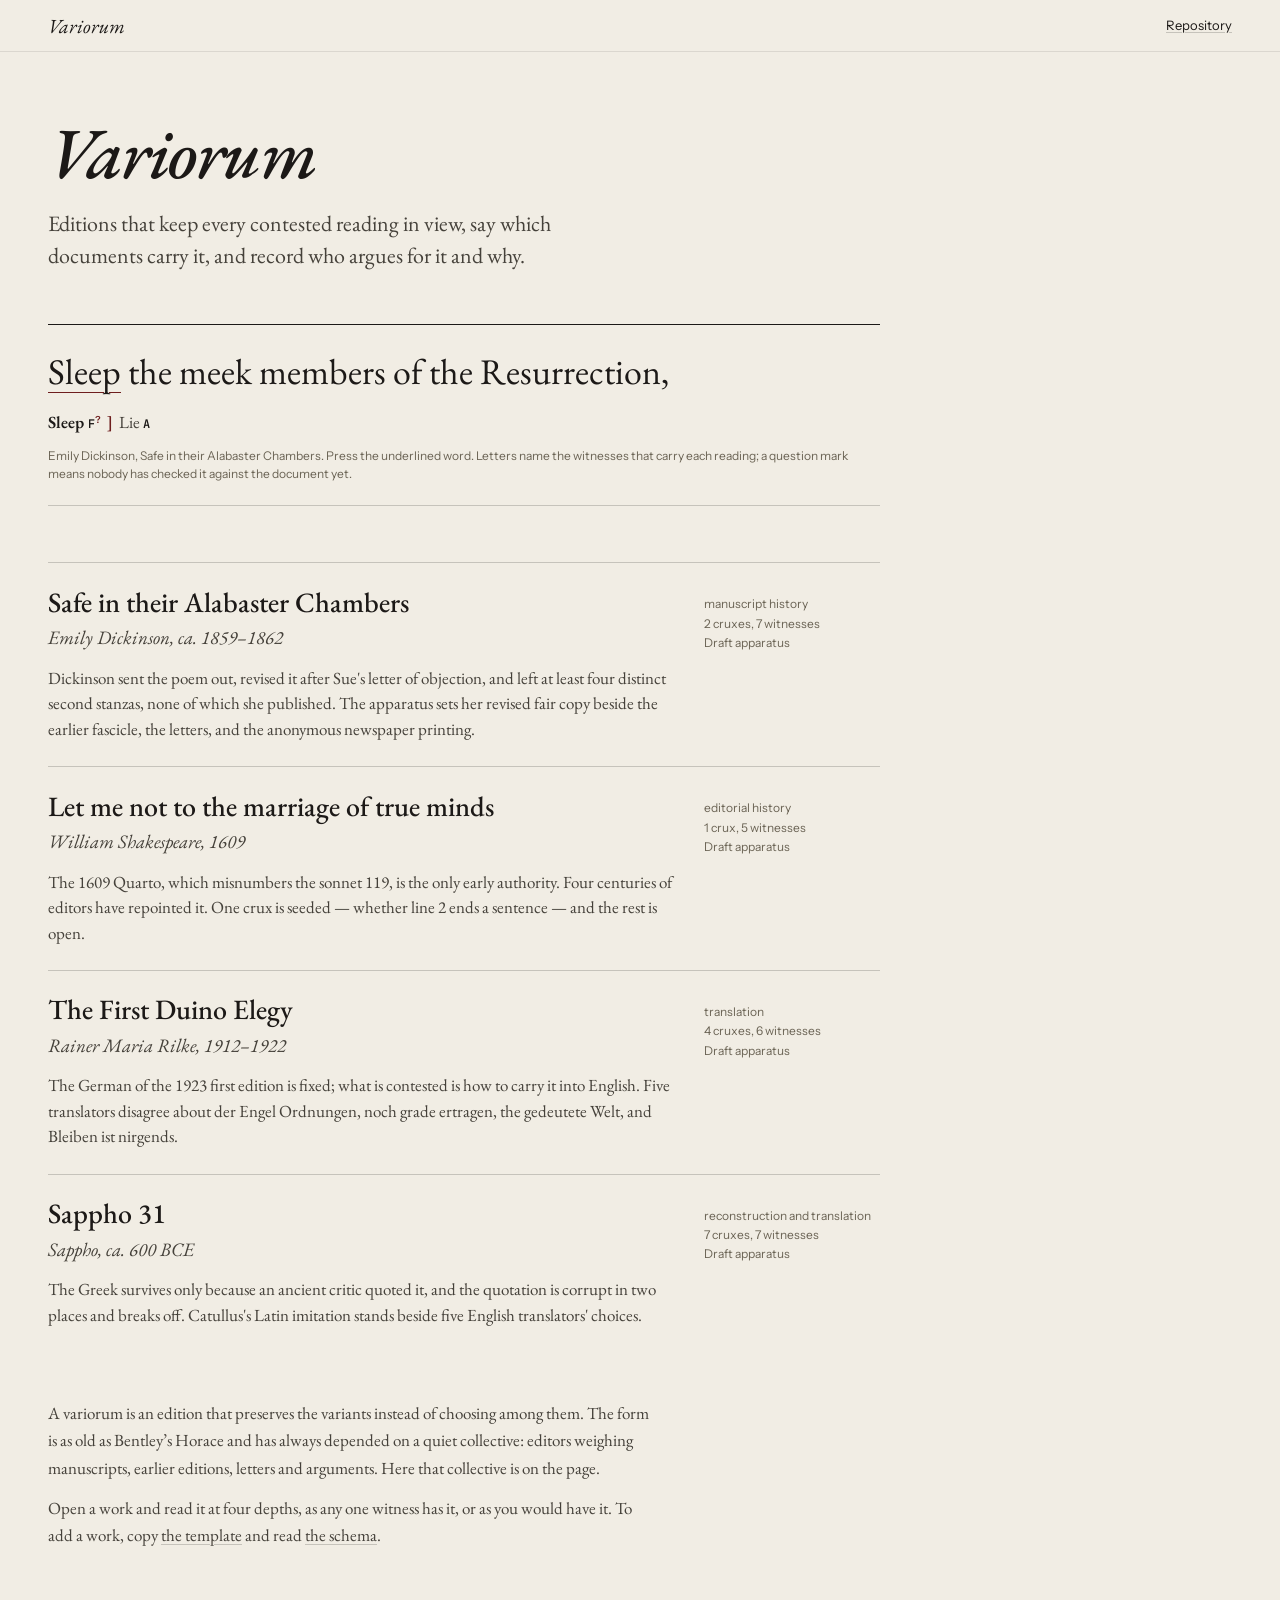
<file: index.html>
<!DOCTYPE html>
<html lang="en">
<head>
<meta charset="UTF-8">
<meta name="viewport" content="width=device-width, initial-scale=1">
<title>Variorum</title>
<meta name="description" content="Editions that keep every contested reading in view, say which documents carry it, and record who argues for it and why.">
<meta property="og:title" content="Variorum">
<meta property="og:description" content="Editions that keep every contested reading in view, say which documents carry it, and record who argues for it and why.">
<link rel="icon" type="image/svg+xml" href="data:image/svg+xml,%3Csvg xmlns='http://www.w3.org/2000/svg' viewBox='0 0 32 32'%3E%3Crect width='32' height='32' fill='%23F1EDE4'/%3E%3Ctext x='16' y='24' font-family='Georgia,serif' font-style='italic' font-size='24' text-anchor='middle' fill='%236E1E1E'%3EV%3C/text%3E%3C/svg%3E">
<link rel="stylesheet" href="engine/fonts/fonts.css">
<link rel="stylesheet" href="engine/viewer.css">
</head>
<body>
<header class="bar" id="bar"></header>
<main id="main"><noscript><p>Variorum needs JavaScript to open a work. The work files themselves are plain JSON in the <a href="works/">works</a> folder.</p></noscript></main>
<aside class="panel" id="panel" hidden></aside>
<div class="sr-only" id="live" aria-live="polite"></div>
<script src="engine/validate.js"></script>
<script src="engine/core.js"></script>
<script src="engine/viewer.js"></script>
</body>
</html>
</file>
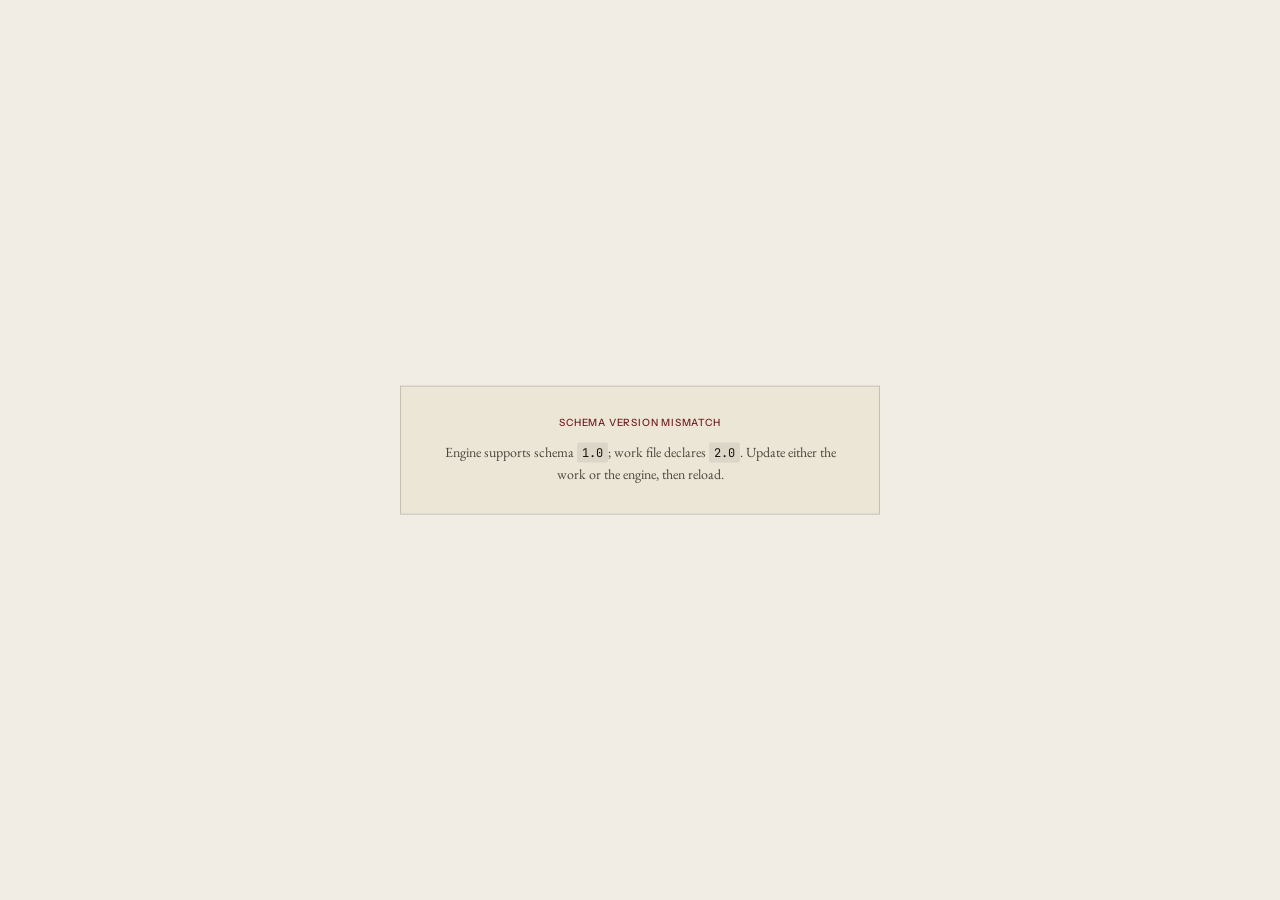
<file: engine.html>
<!DOCTYPE html>
<html lang="en">
<head>
<meta charset="UTF-8">
<meta name="viewport" content="width=device-width, initial-scale=1.0, maximum-scale=1.0, user-scalable=no">
<title>Variorum</title>
<link rel="preconnect" href="https://fonts.googleapis.com">
<link rel="preconnect" href="https://fonts.gstatic.com" crossorigin>
<link href="https://fonts.googleapis.com/css2?family=EB+Garamond:ital,wght@0,400;0,500;0,600;1,400;1,500&family=Instrument+Sans:wght@400;500;600;700&family=JetBrains+Mono:wght@400;500;600&display=swap" rel="stylesheet">
<style>
    :root {
        --paper:       #F1EDE4;
        --paper-warm:  #ECE6D7;
        --paper-deep:  #E4DEC9;
        --paper-ms:    #EBE2C8;
        --paper-ms-edge: #D8CCAE;
        --ink:         #15140F;
        --ink-mid:     #4A463E;
        --ink-soft:    #807968;
        --ink-faint:   #B6AC95;
        --rule:        rgba(21,20,15,0.18);
        --rule-soft:   rgba(21,20,15,0.10);
        --accent:      #6E1E1E;
        --accent-soft: rgba(110,30,30,0.10);
        --accent-mid:  rgba(110,30,30,0.45);
        --connection:  rgba(110,30,30,0.30);
        --mono:        'JetBrains Mono', 'SF Mono', 'Menlo', monospace;
        --sans:        'Instrument Sans', system-ui, sans-serif;
        --serif:       'EB Garamond', Georgia, serif;
    }
    * { box-sizing: border-box; margin: 0; padding: 0; }
    html, body {
        background: var(--paper);
        color: var(--ink);
        font-family: 'EB Garamond', Georgia, serif;
        font-size: 16px;
        line-height: 1.6;
        -webkit-font-smoothing: antialiased;
        text-rendering: optimizeLegibility;
        overflow: hidden;
        height: 100vh;
    }

    /* ============== CHROME — minimal, top right only ============== */
    .chrome {
        position: fixed;
        top: 14px; right: 22px;
        display: flex; align-items: center; gap: 24px;
        z-index: 50;
    }
    .layer-control {
        display: flex; align-items: baseline; gap: 22px;
        font-family: var(--sans);
    }
    .layer-btn {
        background: none; border: none;
        font-family: var(--sans);
        font-size: 12px;
        font-weight: 500;
        letter-spacing: 0.02em;
        color: var(--ink-soft);
        cursor: pointer;
        padding: 4px 0;
        position: relative;
        transition: color 0.2s;
    }
    .layer-btn::after {
        content: "";
        position: absolute;
        left: 0; right: 0; bottom: 0;
        height: 1px;
        background: var(--ink);
        transform: scaleX(0);
        transform-origin: left;
        transition: transform 0.3s ease;
    }
    .layer-btn:hover { color: var(--ink); }
    .layer-btn.active {
        color: var(--ink);
    }
    .layer-btn.active::after { transform: scaleX(1); }
    .layer-btn .key {
        font-family: var(--mono);
        font-size: 9px;
        color: var(--ink-faint);
        margin-left: 5px;
        font-weight: 500;
        vertical-align: 1px;
        opacity: 0;
        transition: opacity 0.2s;
    }
    .layer-control:hover .layer-btn .key { opacity: 1; }

    .help-btn {
        background: none; border: 1px solid var(--rule);
        border-radius: 50%;
        width: 22px; height: 22px;
        font-family: var(--sans);
        font-size: 12px; font-weight: 500;
        color: var(--ink-soft);
        cursor: pointer;
        display: flex; align-items: center; justify-content: center;
        transition: color 0.2s, border-color 0.2s;
        line-height: 1;
        padding: 0;
    }
    .help-btn:hover { color: var(--ink); border-color: var(--ink); }

    .chrome-divider {
        width: 1px;
        height: 12px;
        background: var(--rule);
    }
    .view-control {
        display: flex; align-items: baseline; gap: 14px;
    }
    .view-btn {
        background: none; border: none;
        font-family: var(--sans);
        font-size: 12px;
        font-weight: 500;
        letter-spacing: 0.02em;
        color: var(--ink-soft);
        cursor: pointer;
        padding: 4px 0;
        position: relative;
        transition: color 0.2s;
    }
    .view-btn::after {
        content: "";
        position: absolute;
        left: 0; right: 0; bottom: 0;
        height: 1px;
        background: var(--ink);
        transform: scaleX(0);
        transform-origin: left;
        transition: transform 0.3s ease;
    }
    .view-btn:hover { color: var(--ink); }
    .view-btn.active { color: var(--ink); }
    .view-btn.active::after { transform: scaleX(1); }
    .view-reset {
        background: none; border: none;
        font-family: var(--sans);
        font-size: 11px;
        font-weight: 500;
        letter-spacing: 0.02em;
        color: var(--ink-soft);
        cursor: pointer;
        padding: 4px 0;
        transition: color 0.2s;
    }
    .view-reset:hover { color: var(--accent); }

    /* ============== CANVAS VIEWPORT ============== */
    .viewport {
        position: fixed;
        top: 0; left: 0; right: 0; bottom: 0;
        overflow: hidden;
        background: var(--paper);
        cursor: grab;
        user-select: none;
        -webkit-user-select: none;
    }
    .viewport.grabbing { cursor: grabbing; }
    .viewport.grabbing * { pointer-events: none; }
    .viewport.layer-1 { cursor: default; }

    .stage {
        position: absolute;
        top: 0; left: 0;
        width: 1px; height: 1px;
        transform-origin: 0 0;
        will-change: transform;
    }

    /* Faint dot grid — only when canvas is panable (layer 3+) */
    .stage-grid {
        position: absolute;
        top: -3000px; left: -3000px;
        width: 6000px; height: 6000px;
        background-image: radial-gradient(circle, rgba(21,20,15,0.04) 1px, transparent 1.5px);
        background-size: 60px 60px;
        pointer-events: none;
        opacity: 0;
        transition: opacity 0.4s;
    }
    .viewport.layer-3 .stage-grid,
    .viewport.layer-4 .stage-grid { opacity: 0.6; }

    /* SVG connection layer */
    .connection-layer {
        position: absolute;
        top: -3000px; left: -3000px;
        width: 6000px; height: 6000px;
        pointer-events: none;
        overflow: visible;
    }
    .connection-path {
        fill: none;
        stroke: var(--connection);
        stroke-width: 1.2;
        stroke-dasharray: 4 5;
        opacity: 0;
        transition: opacity 0.4s 0.1s, stroke-width 0.2s;
    }
    .viewport.layer-3 .connection-path,
    .viewport.layer-4 .connection-path { opacity: 0.5; }
    .connection-path.active {
        opacity: 0.95;
        stroke-width: 1.8;
        stroke-dasharray: none;
        transition-delay: 0s;
    }

    /* ============== MANUSCRIPT (the center, always present) ============== */
    .manuscript-card {
        position: absolute;
        transform: translate(-50%, -50%);
        width: 480px;
        background:
            linear-gradient(180deg, var(--paper-ms) 0%, var(--paper-ms) 80%, var(--paper-ms-edge) 100%);
        border: 1px solid var(--paper-ms-edge);
        box-shadow:
            0 10px 30px rgba(21,20,15,0.10),
            0 4px 10px rgba(21,20,15,0.06),
            inset 0 0 0 1px rgba(255,253,245,0.4);
        padding: 36px 44px 32px;
        cursor: pointer;
        transition: box-shadow 0.25s, transform 0.4s ease;
    }
    .manuscript-card:hover {
        box-shadow:
            0 16px 40px rgba(21,20,15,0.14),
            0 4px 12px rgba(21,20,15,0.08),
            inset 0 0 0 1px rgba(255,253,245,0.4);
    }
    .manuscript-card.engaged {
        box-shadow:
            0 18px 50px rgba(110,30,30,0.16),
            0 4px 12px rgba(21,20,15,0.10),
            inset 0 0 0 1px rgba(255,253,245,0.4);
        border-color: var(--accent-mid);
    }
    .ms-caption {
        font-family: var(--sans);
        font-size: 10.5px;
        font-weight: 400;
        letter-spacing: 0.04em;
        color: var(--ink-soft);
        text-align: center;
        margin-top: 22px;
        padding-top: 12px;
        border-top: 1px solid rgba(21,20,15,0.08);
    }
    .ms-caption .mono {
        font-family: var(--mono);
        font-size: 10px;
        letter-spacing: 0.02em;
    }
    .ms-poem {
        font-family: 'EB Garamond', Georgia, serif;
        font-style: italic;
        font-size: 18px;
        line-height: 1.7;
        color: var(--ink);
    }
    .ms-line { display: block; position: relative; }
    .ms-line.indent { padding-left: 38px; }
    .ms-line.gap { margin-top: 14px; }

    /* Crux marks appear at Layer 2+ — tiny, subtle */
    .crux-mark {
        position: absolute;
        width: 4px; height: 4px;
        border-radius: 50%;
        background: var(--accent);
        opacity: 0;
        transition: opacity 0.4s 0.1s;
        pointer-events: none;
    }
    .viewport.layer-2 .crux-mark,
    .viewport.layer-3 .crux-mark,
    .viewport.layer-4 .crux-mark { opacity: 0.6; }

    /* ============== READING COPY (appears at Layer 2+) ============== */
    .reading-copy {
        position: absolute;
        transform: translate(-50%, -50%);
        width: 440px;
        padding: 50px 40px;
        background: transparent;
        font-family: 'EB Garamond', Georgia, serif;
        font-size: 19px;
        line-height: 1.85;
        color: var(--ink);
        opacity: 0;
        transition: opacity 0.4s ease;
        pointer-events: none;
    }
    .viewport.layer-2 .reading-copy,
    .viewport.layer-3 .reading-copy,
    .viewport.layer-4 .reading-copy {
        opacity: 1;
        pointer-events: auto;
    }
    .reading-copy .rc-stanza { margin-bottom: 22px; }
    .reading-copy .rc-stanza:last-child { margin-bottom: 0; }
    .reading-copy .rc-line { display: block; }
    .reading-copy .rc-caption {
        font-family: var(--sans);
        font-size: 10.5px;
        font-weight: 400;
        letter-spacing: 0.04em;
        color: var(--ink-soft);
        text-align: center;
        margin-top: 20px;
        padding-top: 12px;
        border-top: 1px solid var(--rule-soft);
    }

    .rc-word-variants {
        display: inline-flex;
        align-items: baseline;
        gap: 8px;
        cursor: pointer;
        padding: 0 4px;
        margin: 0 -2px;
        transition: background 0.15s;
        border-radius: 2px;
    }
    .rc-word-variants:hover { background: var(--accent-soft); }
    .rc-word-variants .variant {
        position: relative;
        transition: opacity 0.3s;
    }
    .rc-word-variants .variant.foregrounded { opacity: 1; }
    .rc-word-variants .variant.alt {
        opacity: 0.32;
        font-style: italic;
    }
    .rc-word-variants:hover .variant.alt { opacity: 0.55; }

    .rc-stanza-stack {
        position: relative;
        display: block;
        cursor: pointer;
        transition: background 0.15s;
        padding: 4px 6px;
        margin: -4px -6px;
        border-radius: 2px;
        overflow: hidden;
    }
    .rc-stanza-stack:hover { background: var(--accent-soft); }
    .rc-stanza-stack .stack-layer {
        display: block;
        position: absolute;
        top: 4px; left: 6px; right: 6px;
        pointer-events: none;
        transition: opacity 0.3s;
    }
    .rc-stanza-stack .stack-layer.foregrounded {
        position: relative;
        top: 0; left: 0; right: auto;
        z-index: 4;
        opacity: 1;
    }
    .rc-stanza-stack .stack-layer.alt-1 { opacity: 0.13; z-index: 3; }
    .rc-stanza-stack .stack-layer.alt-2 { opacity: 0.08; z-index: 2; }
    .rc-stanza-stack .stack-layer.alt-3 { opacity: 0.05; z-index: 1; }
    .rc-stanza-stack:hover .stack-layer.alt-1 { opacity: 0.22; }
    .rc-stanza-stack:hover .stack-layer.alt-2 { opacity: 0.14; }
    .rc-stanza-stack:hover .stack-layer.alt-3 { opacity: 0.08; }

    .rc-word {
        cursor: pointer;
        border-radius: 2px;
        padding: 0 1px;
        transition: background 0.15s, color 0.15s;
    }
    .reading-copy:hover .rc-word:hover {
        background: rgba(110, 30, 30, 0.07);
    }

    .rc-word-variants.proposed,
    .rc-word-variants.recognized {
        opacity: 0.62;
    }
    .rc-word-variants.proposed::after,
    .rc-word-variants.recognized::after {
        font-family: var(--mono);
        font-size: 8.5px;
        font-weight: 500;
        color: var(--ink-faint);
        text-transform: uppercase;
        letter-spacing: 0.06em;
        margin-left: 6px;
        align-self: center;
        line-height: 1;
        padding: 2px 5px;
        background: rgba(21,20,15,0.05);
        border-radius: 2px;
    }
    .rc-word-variants.proposed::after { content: "proposed"; }
    .rc-word-variants.recognized::after {
        content: "pending";
        color: var(--ink-soft);
    }

    /* ============== ORBITAL CARDS (appear at Layer 3+) ============== */
    .card {
        position: absolute;
        transform: translate(-50%, -50%) scale(0.92);
        background: var(--paper-warm);
        border: 1px solid var(--rule);
        box-shadow: 0 2px 8px rgba(21,20,15,0.06), 0 1px 2px rgba(21,20,15,0.04);
        padding: 16px 18px;
        cursor: pointer;
        opacity: 0;
        pointer-events: none;
        transition:
            opacity 0.35s ease,
            transform 0.35s ease,
            box-shadow 0.2s;
    }
    .viewport.layer-3 .card,
    .viewport.layer-4 .card {
        opacity: 1;
        transform: translate(-50%, -50%) scale(1);
        pointer-events: auto;
    }
    .card:hover {
        box-shadow: 0 4px 18px rgba(21,20,15,0.12), 0 2px 4px rgba(21,20,15,0.08);
        z-index: 2;
    }
    .card.engaged {
        box-shadow: 0 6px 26px rgba(110,30,30,0.18), 0 2px 6px rgba(21,20,15,0.10);
        border-color: var(--accent-mid);
        z-index: 5;
    }
    .card-header {
        display: flex; align-items: baseline; gap: 8px;
        margin-bottom: 10px; flex-wrap: wrap;
    }
    .sigla {
        display: inline-block;
        font-family: var(--mono);
        font-size: 10px;
        font-weight: 600;
        text-transform: uppercase;
        letter-spacing: 0.05em;
        padding: 2px 6px;
        background: rgba(21,20,15,0.07);
        color: var(--ink);
        border-radius: 2px;
        line-height: 1.2;
        vertical-align: 1px;
    }
    .ms-sigla {
        position: absolute;
        top: 16px; left: 20px;
        z-index: 1;
    }
    .card-type {
        font-family: var(--sans);
        font-size: 10px;
        font-weight: 500;
        text-transform: uppercase;
        letter-spacing: 0.08em;
        color: var(--ink-soft);
    }
    .card-date {
        font-family: var(--sans);
        font-size: 10px;
        font-weight: 400;
        letter-spacing: 0.02em;
        color: var(--ink-soft);
        margin-left: auto;
        font-feature-settings: "tnum";
    }
    .card-title {
        font-family: var(--serif);
        font-size: 17px;
        font-weight: 500;
        color: var(--ink);
        line-height: 1.3;
        margin-bottom: 3px;
    }
    .card-subtitle {
        font-family: var(--sans);
        font-size: 11px;
        font-weight: 400;
        color: var(--ink-soft);
        margin-bottom: 10px;
        letter-spacing: 0.01em;
    }
    .card-body {
        font-family: var(--serif);
        font-size: 14px; color: var(--ink-mid); line-height: 1.55;
    }
    .card-body.multiline { white-space: pre-line; }
    .card-body.quoted {
        font-style: italic;
        padding: 6px 0 6px 12px;
        border-left: 1px solid var(--rule);
    }
    .card.size-medium { width: 340px; }

    body.personal-mode .viewport.layer-3 .card,
    body.personal-mode .viewport.layer-4 .card,
    body.personal-mode .viewport.layer-3 .manuscript-card,
    body.personal-mode .viewport.layer-4 .manuscript-card {
        cursor: grab;
        outline: 1px dashed transparent;
        outline-offset: 4px;
        transition: outline-color 0.15s, box-shadow 0.2s;
    }
    body.personal-mode .viewport.layer-3 .card:hover,
    body.personal-mode .viewport.layer-4 .card:hover,
    body.personal-mode .viewport.layer-3 .manuscript-card:hover,
    body.personal-mode .viewport.layer-4 .manuscript-card:hover {
        outline-color: var(--accent-mid);
    }

    .crux-tally {
        margin: 10px 0 4px;
        padding: 8px 0 0;
        border-top: 1px solid var(--rule-soft);
        font-family: var(--sans);
        font-size: 11px;
        font-weight: 500;
        letter-spacing: 0.02em;
        line-height: 1.5;
        color: var(--ink-soft);
        display: flex;
        flex-wrap: wrap;
        gap: 4px 18px;
    }
    .tally-position {
        cursor: pointer;
        white-space: nowrap;
        transition: color 0.15s;
        position: relative;
    }
    .tally-position:hover { color: var(--accent); }
    .tally-position.foregrounded { color: var(--ink); }
    .tally-position.foregrounded .tally-name {
        text-decoration: underline;
        text-decoration-color: var(--accent-mid);
        text-decoration-thickness: 1px;
        text-underline-offset: 3px;
    }
    .tally-count {
        font-family: var(--mono);
        font-size: 10.5px;
        font-weight: 500;
        color: var(--ink-faint);
        margin-left: 5px;
        font-feature-settings: "tnum";
    }
    .tally-count.has { color: var(--accent); }
    .tally-position.foregrounded .tally-count.has { color: var(--accent); }

    .tally-peek {
        display: none;
        position: absolute;
        top: 100%; left: 0;
        margin-top: 8px;
        width: 320px;
        max-width: 90vw;
        padding: 12px 14px;
        background: var(--paper);
        border: 1px solid var(--rule);
        box-shadow: 0 8px 24px rgba(21,20,15,0.14), 0 2px 6px rgba(21,20,15,0.08);
        font-style: normal;
        z-index: 30;
    }
    .tally-position:hover .tally-peek { display: block; }
    .peek-row {
        display: block;
        margin-bottom: 8px;
        padding-bottom: 8px;
        border-bottom: 1px solid var(--rule-soft);
        font-style: normal;
    }
    .peek-row:last-child {
        margin-bottom: 0;
        padding-bottom: 0;
        border-bottom: none;
    }
    .peek-name {
        display: block;
        font-family: var(--sans);
        font-size: 11px;
        font-weight: 600;
        letter-spacing: 0.02em;
        color: var(--ink);
        margin-bottom: 4px;
    }
    .peek-reasoning {
        display: block;
        font-family: var(--serif);
        font-style: italic;
        font-size: 12px;
        color: var(--ink-mid);
        line-height: 1.5;
    }

    .withdraw-btn {
        background: none; border: none;
        font-family: var(--sans);
        font-size: 11px;
        font-weight: 500;
        letter-spacing: 0;
        color: var(--ink-soft);
        cursor: pointer;
        padding: 0 2px;
        margin-left: 8px;
        text-decoration: underline;
        text-decoration-color: var(--rule);
        text-underline-offset: 3px;
    }
    .withdraw-btn:hover { color: var(--accent); }

    .card-remove-btn {
        position: absolute;
        top: 14px; right: 16px;
        background: none; border: none;
        font-family: var(--sans);
        font-size: 11px;
        font-weight: 500;
        letter-spacing: 0;
        color: var(--ink-soft);
        cursor: pointer;
        padding: 0;
        text-decoration: underline;
        text-decoration-color: var(--rule);
        text-underline-offset: 3px;
        opacity: 0;
        transition: opacity 0.15s, color 0.15s;
    }
    .card:hover .card-remove-btn { opacity: 1; }
    .card-remove-btn:hover { color: var(--accent); }

    .rc-stanza-stack + .crux-tally {
        margin-top: 14px;
    }

    .card-endorse-count {
        font-family: var(--sans);
        font-size: 10px;
        font-weight: 500;
        letter-spacing: 0.04em;
        text-transform: uppercase;
        color: var(--ink-soft);
        margin-left: 6px;
    }
    .card-endorse-count.has {
        color: var(--accent);
    }
    .card-endorse-count::before {
        content: "· ";
        color: var(--ink-faint);
        text-transform: none;
    }

    .viewport.layer-3 .card[data-stagger="0"],
    .viewport.layer-4 .card[data-stagger="0"] { transition-delay: 0.05s; }
    .viewport.layer-3 .card[data-stagger="1"],
    .viewport.layer-4 .card[data-stagger="1"] { transition-delay: 0.08s; }
    .viewport.layer-3 .card[data-stagger="2"],
    .viewport.layer-4 .card[data-stagger="2"] { transition-delay: 0.11s; }
    .viewport.layer-3 .card[data-stagger="3"],
    .viewport.layer-4 .card[data-stagger="3"] { transition-delay: 0.14s; }
    .viewport.layer-3 .card[data-stagger="4"],
    .viewport.layer-4 .card[data-stagger="4"] { transition-delay: 0.17s; }
    .viewport.layer-3 .card[data-stagger="5"],
    .viewport.layer-4 .card[data-stagger="5"] { transition-delay: 0.20s; }
    .viewport.layer-3 .card[data-stagger="6"],
    .viewport.layer-4 .card[data-stagger="6"] { transition-delay: 0.23s; }
    .viewport.layer-3 .card[data-stagger="7"],
    .viewport.layer-4 .card[data-stagger="7"] { transition-delay: 0.26s; }

    /* ============== CARD APPARATUS ============== */
    .card-apparatus {
        margin-top: 14px;
        padding-top: 12px;
        border-top: 1px dashed var(--rule);
        animation: fadeIn 0.25s ease;
    }
    @keyframes fadeIn {
        from { opacity: 0; transform: translateY(-4px); }
        to   { opacity: 1; transform: translateY(0); }
    }
    .apparatus-section { margin-bottom: 14px; }
    .apparatus-section:last-child { margin-bottom: 0; }
    .apparatus-label {
        font-family: var(--sans);
        font-size: 10px;
        font-weight: 500;
        text-transform: uppercase;
        letter-spacing: 0.08em;
        color: var(--ink-soft);
        margin-bottom: 8px;
    }
    .apparatus-text {
        font-family: var(--serif);
        font-size: 13.5px; color: var(--ink-mid); line-height: 1.6;
        padding-left: 10px;
        border-left: 1px solid var(--rule-soft);
    }
    .endorsement-item {
        margin-bottom: 12px;
        padding-left: 10px;
        border-left: 1px solid var(--rule-soft);
    }
    .endorsement-item:last-child { margin-bottom: 0; }
    .endorsement-name {
        font-family: var(--sans);
        font-size: 12px;
        font-weight: 600;
        letter-spacing: 0.01em;
        color: var(--ink);
        margin-bottom: 3px;
    }
    .endorsement-reasoning {
        font-family: var(--serif);
        font-size: 13px; font-style: italic;
        color: var(--ink-mid); line-height: 1.55;
    }
    .endorsement-empty {
        font-family: var(--serif);
        font-size: 12.5px; font-style: italic;
        color: var(--ink-soft); padding-left: 10px;
    }
    .card-actions {
        margin-top: 14px;
        display: flex; gap: 18px; flex-wrap: wrap;
    }
    .action-btn {
        background: transparent; border: none;
        font-family: var(--sans);
        font-size: 12px;
        font-weight: 500;
        letter-spacing: 0;
        color: var(--ink-mid);
        cursor: pointer; padding: 3px 0;
        border-bottom: 1px solid var(--rule);
        transition: color 0.15s, border-color 0.15s;
    }
    .action-btn:hover { color: var(--accent); border-bottom-color: var(--accent); }

    /* ============== ENDORSER SATELLITES (Layer 4) ============== */
    .endorser-satellite {
        position: absolute;
        transform: translate(-50%, -50%) scale(0.85);
        width: 220px;
        padding: 10px 14px;
        background: var(--paper);
        border: 1px solid var(--rule-soft);
        box-shadow: 0 2px 6px rgba(21,20,15,0.05);
        opacity: 0;
        pointer-events: none;
        transition: opacity 0.35s ease, transform 0.35s ease;
    }
    .viewport.layer-4 .endorser-satellite {
        opacity: 1;
        transform: translate(-50%, -50%) scale(1);
        pointer-events: auto;
    }
    .satellite-name {
        font-family: var(--sans);
        font-size: 11px;
        font-weight: 600;
        letter-spacing: 0.01em;
        color: var(--ink);
        margin-bottom: 3px;
        display: flex;
        align-items: baseline;
        gap: 0;
        flex-wrap: wrap;
    }
    .satellite-sigla {
        font-size: 9px;
        padding: 1px 5px;
        margin-right: 6px;
        background: rgba(21,20,15,0.08);
    }

    .card.related-active,
    .manuscript-card.related-active {
        box-shadow: 0 0 0 2px var(--accent-mid), 0 4px 14px rgba(21,20,15,0.10);
    }
    .endorser-satellite.related-active {
        box-shadow: 0 0 0 1px var(--accent-mid), 0 2px 8px rgba(21,20,15,0.08);
        z-index: 5;
    }
    .satellite-reasoning {
        font-family: var(--serif);
        font-style: italic; font-size: 12px;
        color: var(--ink-mid); line-height: 1.5;
    }
    .position-tag {
        display: inline-block;
        font-family: var(--mono);
        font-size: 9.5px;
        font-weight: 600;
        text-transform: uppercase;
        letter-spacing: 0.05em;
        color: var(--accent);
        margin-right: 6px;
        padding-right: 6px;
        border-right: 1px solid var(--rule);
        vertical-align: 1px;
    }

    .satellite-line {
        stroke: var(--rule);
        stroke-width: 1;
        stroke-dasharray: 2 3;
        opacity: 0;
        transition: opacity 0.4s 0.15s;
    }
    .viewport.layer-4 .satellite-line { opacity: 0.5; }

    /* ============== INLINE FORM ============== */
    .inline-form {
        margin-top: 14px; padding: 14px 16px;
        background: var(--paper); border: 1px solid var(--rule);
        animation: fadeIn 0.2s ease;
    }
    .inline-form .form-label {
        font-family: var(--sans);
        font-size: 10px;
        font-weight: 500;
        text-transform: uppercase;
        letter-spacing: 0.08em;
        color: var(--ink-soft);
        margin-bottom: 10px;
    }
    .inline-form input[type="text"] {
        width: 100%;
        background: transparent; border: none;
        border-bottom: 1px solid var(--rule);
        padding: 6px 0;
        font-family: var(--sans);
        font-size: 13px; color: var(--ink); outline: none;
        margin-bottom: 12px;
    }
    .inline-form input[type="text"]:focus { border-bottom-color: var(--ink); }
    .inline-form input[type="text"]::placeholder { color: var(--ink-soft); }
    .inline-form .prompt {
        font-family: var(--serif);
        font-size: 13px; font-style: italic; color: var(--ink-soft);
        margin-bottom: 10px; line-height: 1.5;
    }
    .inline-form textarea {
        width: 100%;
        background: transparent; border: 1px solid var(--rule);
        padding: 10px 12px;
        font-family: var(--serif);
        font-size: 13.5px; color: var(--ink); line-height: 1.55;
        resize: vertical; outline: none; margin-bottom: 12px;
        min-height: 70px;
    }
    .inline-form textarea:focus { border-color: var(--ink); }
    .inline-form textarea::placeholder { color: var(--ink-soft); font-style: italic; }
    .inline-form .form-actions {
        display: flex; gap: 12px; justify-content: flex-end;
    }
    .form-btn {
        background: var(--ink); color: var(--paper); border: none;
        font-family: var(--sans);
        font-size: 12px;
        font-weight: 500;
        letter-spacing: 0;
        padding: 7px 16px; cursor: pointer;
        transition: background 0.15s;
    }
    .form-btn.secondary {
        background: transparent; color: var(--ink-mid);
        border: 1px solid var(--rule);
    }
    .form-btn:hover { background: var(--accent); color: var(--paper); }
    .form-btn.secondary:hover { background: var(--paper-warm); color: var(--ink); border-color: var(--ink); }
    .form-error {
        font-family: var(--serif);
        font-size: 12.5px; font-style: italic; color: var(--accent);
        margin-bottom: 8px;
    }
    .hidden { display: none !important; }

    .form-overlay {
        position: fixed;
        top: 0; left: 0; right: 0; bottom: 0;
        pointer-events: none;
        z-index: 50;
    }
    .form-overlay > * { pointer-events: auto; }

    .add-form {
        position: fixed;
        transform: translateX(-50%);
        width: 380px;
        padding: 22px 24px;
        background: var(--paper);
        border: 1px solid var(--rule);
        box-shadow: 0 16px 50px rgba(21,20,15,0.16), 0 3px 10px rgba(21,20,15,0.08);
        z-index: 50;
        animation: fadeIn 0.2s ease;
    }
    .add-form .form-label {
        font-family: var(--sans);
        font-size: 10px;
        font-weight: 500;
        text-transform: uppercase;
        letter-spacing: 0.08em;
        color: var(--ink-soft);
        margin-bottom: 16px;
    }
    .add-form input[type="text"] {
        width: 100%;
        background: transparent; border: none;
        border-bottom: 1px solid var(--rule);
        padding: 6px 0;
        font-family: var(--sans);
        font-size: 13px; color: var(--ink); outline: none;
        margin-bottom: 14px;
    }
    .add-form input[type="text"]:focus { border-bottom-color: var(--ink); }
    .add-form input[type="text"]::placeholder { color: var(--ink-soft); }
    .add-form textarea {
        width: 100%;
        background: transparent; border: 1px solid var(--rule);
        padding: 10px 12px;
        font-family: var(--serif);
        font-size: 13.5px; color: var(--ink); line-height: 1.55;
        resize: vertical; outline: none; margin-bottom: 12px;
        min-height: 64px;
    }
    .add-form textarea:focus { border-color: var(--ink); }
    .add-form textarea::placeholder { color: var(--ink-soft); font-style: italic; }
    .add-form .form-actions {
        display: flex; gap: 12px; justify-content: flex-end;
    }

    /* ============== ABOUT PANEL ============== */
    .about-panel {
        position: fixed;
        top: 70px; left: 50%;
        transform: translateX(-50%);
        max-width: 600px; width: calc(100vw - 48px);
        max-height: calc(100vh - 100px);
        overflow-y: auto;
        padding: 36px 42px;
        background: var(--paper-warm);
        border: 1px solid var(--rule);
        box-shadow: 0 16px 50px rgba(21,20,15,0.18);
        font-family: var(--serif);
        font-size: 15px; line-height: 1.7; color: var(--ink-mid);
        z-index: 60;
    }
    .about-panel p { margin-bottom: 14px; }
    .about-panel p:last-child { margin-bottom: 0; }
    .about-panel em { color: var(--ink); }
    .about-panel .about-section-label {
        font-family: var(--sans);
        font-size: 10px;
        font-weight: 500;
        text-transform: uppercase;
        letter-spacing: 0.08em;
        color: var(--ink-soft);
        margin-top: 22px;
        margin-bottom: 10px;
        font-style: normal;
    }
    .about-panel .about-section-label:first-of-type { margin-top: 18px; }
    .about-panel .mono {
        font-family: var(--mono);
        font-size: 12px;
        font-weight: 600;
        text-transform: uppercase;
        background: rgba(21,20,15,0.07);
        padding: 1px 5px;
        border-radius: 2px;
        color: var(--ink);
    }
    .about-close {
        position: absolute;
        top: 16px; right: 18px;
        background: transparent; border: none;
        font-family: var(--sans);
        font-size: 18px; color: var(--ink-soft);
        cursor: pointer; line-height: 1;
    }
    .about-close:hover { color: var(--accent); }

    /* ============== LOAD STATE ============== */
    .load-state {
        position: fixed;
        top: 50%; left: 50%;
        transform: translate(-50%, -50%);
        text-align: center;
        font-family: var(--serif);
        font-size: 14px;
        color: var(--ink-soft);
        font-style: italic;
    }
    .load-state.error {
        max-width: 480px;
        padding: 28px 32px;
        background: var(--paper-warm);
        border: 1px solid var(--rule);
        font-style: normal;
        color: var(--ink-mid);
    }
    .load-state.error .label {
        font-family: var(--sans);
        font-size: 10px;
        font-weight: 500;
        text-transform: uppercase;
        letter-spacing: 0.08em;
        color: var(--accent);
        margin-bottom: 10px;
    }
    .load-state.error code {
        font-family: var(--mono);
        font-size: 12px;
        padding: 2px 5px;
        background: rgba(21,20,15,0.07);
        border-radius: 2px;
        color: var(--ink);
    }

    /* ============== MOBILE ============== */
    @media (max-width: 700px) {
        .chrome { top: 10px; right: 14px; gap: 14px; }
        .layer-control { gap: 14px; }
        .layer-btn { font-size: 13px; }
        .manuscript-card { width: 320px; padding: 28px 32px 24px; }
        .ms-poem { font-size: 16px; }
        .reading-copy { width: 300px; padding: 30px 24px; font-size: 17px; }
        .card.size-medium { width: 280px; }
        .endorser-satellite { width: 180px; }
        .about-panel { padding: 24px 24px; }
    }
</style>
</head>
<body>

<div class="chrome hidden" id="chromeNav">
    <nav class="layer-control" id="layerControl">
        <button class="layer-btn" data-layer="1">Manuscript<span class="key">1</span></button>
        <button class="layer-btn" data-layer="2">Reading<span class="key">2</span></button>
        <button class="layer-btn" data-layer="3">Variants<span class="key">3</span></button>
        <button class="layer-btn" data-layer="4">Voices<span class="key">4</span></button>
    </nav>
    <div class="chrome-divider"></div>
    <nav class="view-control" id="viewControl">
        <button class="view-btn active" data-view="canonical">Canonical</button>
        <button class="view-btn" data-view="personal">Personal</button>
    </nav>
    <button class="view-reset hidden" id="viewReset" title="Discard your personal arrangement">Reset</button>
    <button class="help-btn" id="helpBtn" title="About this variorum">?</button>
</div>

<div class="viewport layer-1 hidden" id="viewport">
    <div class="stage" id="stage">
        <div class="stage-grid"></div>
        <svg class="connection-layer" id="connectionLayer"></svg>
    </div>
    <div class="form-overlay" id="formOverlay"></div>
</div>

<div class="load-state" id="loadState">Loading variorum…</div>

<script>
(async function() {
    'use strict';

    // ============================================================
    // PLATFORM CONFIG
    // The engine declares what schema versions it supports and where
    // to find the work data. The work parameter can be overridden via
    // URL query string: engine.html?work=fr124  →  works/fr124.json
    // ============================================================
    const SUPPORTED_SCHEMA = '1.0';
    const STORAGE_VERSION = 'v2';
    const params = new URLSearchParams(window.location.search);
    const workId = params.get('work') || 'fr124';
    const WORK_URL = `works/${workId}.json`;

    // ============================================================
    // LOAD & VALIDATE WORK
    // The engine refuses to render incompatible schema versions
    // loudly rather than silently — every IDs in a work file is
    // load-bearing for localStorage state, so we don't tolerate drift.
    // ============================================================
    let workData;
    try {
        const response = await fetch(WORK_URL);
        if (!response.ok) throw new Error(`HTTP ${response.status} fetching ${WORK_URL}`);
        workData = await response.json();
    } catch (err) {
        showLoadError(
            'Could not load the work file',
            `Tried <code>${WORK_URL}</code>. ${err.message}.<br><br>If you are opening this file directly with <code>file://</code>, the browser blocks fetching local JSON. Serve the directory with any static server (or deploy to Cloudflare Pages) and reload.`
        );
        return;
    }

    if (workData.schemaVersion !== SUPPORTED_SCHEMA) {
        showLoadError(
            'Schema version mismatch',
            `Engine supports schema <code>${SUPPORTED_SCHEMA}</code>; work file declares <code>${workData.schemaVersion}</code>. Update either the work or the engine, then reload.`
        );
        return;
    }

    const validationErrors = validateWorkData(workData);
    if (validationErrors.length > 0) {
        showLoadError(
            'Work file is invalid',
            `<div style="text-align:left;font-family:var(--mono);font-size:12px;line-height:1.7;margin-top:6px;">${validationErrors.map(e => '· ' + escapeHtml(e)).join('<br>')}</div>`
        );
        return;
    }

    if (workData.id !== workId) {
        // Not fatal but worth a console note — the file's declared id should
        // match the URL it lives at, so a future router can trust either.
        console.warn(`Work id mismatch: URL says "${workId}", file says "${workData.id}"`);
    }

    // ============================================================
    // INTERNAL STATE — populated from workData
    // ============================================================
    // Witnesses are the textual records: manuscripts, variants, letters,
    // sources, publications. The current implementation distinguishes
    // them by `type` and renders manuscripts specially (Layer 1), but
    // they share the same shape and id space.
    const witnesses = workData.witnesses.map(w => ({ ...w }));
    const connections = workData.connections.map(c => ({ ...c }));
    const cruxes = workData.cruxes.map(c => ({
        ...c,
        positions: c.positions.map(p => ({ ...p }))
    }));
    const readingCopyPosition = workData.readingCopy.position;
    const poem = {
        title: workData.work.title,
        stanzas: workData.readingCopy.stanzas.map(s => ({ ...s }))
    };
    const manuscriptRendering = workData.manuscriptRendering;

    const STORAGE_KEY = `variorum.${workData.id}.${STORAGE_VERSION}`;
    document.title = `${workData.work.title} · Variorum`;

    // ============================================================
    // STATE
    // ============================================================
    let layer = 1;
    let panX = 0, panY = 0, zoom = 0.7;
    const MIN_ZOOM = 0.25, MAX_ZOOM = 1.8;
    let engagedWitnessId = null;
    let openFormFor = null;
    let identityNeeded = false;
    let aboutOpen = false;
    let viewMode = 'canonical';
    const personalPositions = {};
    let dragState = null;
    let justDragged = false;

    function getWitnessPosition(w) {
        if (viewMode === 'personal' && personalPositions[w.id]) {
            return personalPositions[w.id];
        }
        return { x: w.position.x, y: w.position.y };
    }

    const viewport = document.getElementById('viewport');
    const stage = document.getElementById('stage');
    const connectionLayer = document.getElementById('connectionLayer');

    // ============================================================
    // LOOKUPS & HELPERS
    // ============================================================
    function getWitness(id) { return witnesses.find(w => w.id === id); }
    function getCrux(id) { return cruxes.find(c => c.id === id); }

    function escapeHtml(s) {
        if (s == null) return '';
        return String(s).replace(/&/g, '&amp;').replace(/</g, '&lt;')
            .replace(/>/g, '&gt;').replace(/"/g, '&quot;').replace(/'/g, '&#39;');
    }
    function escapeRegex(s) { return s.replace(/[.*+?^${}()|[\]\\]/g, '\\$&'); }

    function showLoadError(label, html) {
        const el = document.getElementById('loadState');
        el.className = 'load-state error';
        el.innerHTML = `<div class="label">${label}</div><div>${html}</div>`;
    }

    // ============================================================
    // WORK FILE VALIDATION
    // Runs at boot, after the schema version check, before any state
    // gets populated. The engine refuses to render a work file with
    // broken internal references — silent half-rendering is worse than
    // a precise error message that points at the typo.
    // ============================================================
    function validateWorkData(data) {
        const errors = [];

        if (!Array.isArray(data.witnesses)) {
            errors.push('witnesses must be an array');
            return errors;
        }
        if (!Array.isArray(data.cruxes)) {
            errors.push('cruxes must be an array');
            return errors;
        }

        const witnessIds = new Set();
        data.witnesses.forEach((w, i) => {
            if (!w.id) errors.push(`witnesses[${i}] is missing an id`);
            else if (witnessIds.has(w.id)) errors.push(`Duplicate witness id: "${w.id}"`);
            witnessIds.add(w.id);
        });

        const cruxIds = new Set();
        data.cruxes.forEach((c, i) => {
            if (!c.id) errors.push(`cruxes[${i}] is missing an id`);
            else if (cruxIds.has(c.id)) errors.push(`Duplicate crux id: "${c.id}"`);
            cruxIds.add(c.id);
            const positionIds = new Set();
            (c.positions || []).forEach((p, pi) => {
                if (!p.id) errors.push(`cruxes "${c.id}".positions[${pi}] is missing an id`);
                else if (positionIds.has(p.id)) errors.push(`Duplicate position id "${p.id}" within crux "${c.id}"`);
                positionIds.add(p.id);
                if (p.witnessId && !witnessIds.has(p.witnessId)) {
                    errors.push(`cruxes "${c.id}".positions[${pi}].witnessId "${p.witnessId}" is not a known witness`);
                }
            });
        });

        if (!witnessIds.has(data.primaryWitnessId)) {
            errors.push(`primaryWitnessId "${data.primaryWitnessId}" is not a known witness`);
        }

        (data.connections || []).forEach((c, i) => {
            if (!witnessIds.has(c.from)) errors.push(`connections[${i}].from "${c.from}" is not a known witness`);
            if (!witnessIds.has(c.to)) errors.push(`connections[${i}].to "${c.to}" is not a known witness`);
        });

        const mr = data.manuscriptRendering || {};
        (mr.cruxMarks || []).forEach((m, i) => {
            if (!cruxIds.has(m.cruxId)) {
                errors.push(`manuscriptRendering.cruxMarks[${i}].cruxId "${m.cruxId}" is not a known crux`);
            }
        });

        const rc = data.readingCopy || {};
        (rc.stanzas || []).forEach((stanza, si) => {
            if (stanza.asCrux && !cruxIds.has(stanza.asCrux)) {
                errors.push(`readingCopy.stanzas[${si}].asCrux "${stanza.asCrux}" is not a known crux`);
            }
            (stanza.lines || []).forEach((line, li) => {
                const placeholders = line.match(/\{crux:([^}]+)\}/g) || [];
                placeholders.forEach(ph => {
                    const id = ph.slice(6, -1);
                    if (!cruxIds.has(id)) {
                        errors.push(`readingCopy.stanzas[${si}].lines[${li}] references unknown crux "${id}"`);
                    }
                });
            });
        });

        return errors;
    }

    // ============================================================
    // PER-POSITION COLOR
    // Each contesting position gets its own muted accent. The hue
    // appears as a thin border on variant cards and satellites, and
    // as the stroke color on connection lines tied to a position.
    // ============================================================
    const POSITION_PALETTE = [
        '#1E3A5F', '#A87B1E', '#2F5530', '#5B2A60',
        '#3B5570', '#8B4513', '#475569', '#7C2D12'
    ];
    const positionColorMap = {};
    function positionColor(positionId) {
        if (!positionId) return null;
        if (positionColorMap[positionId]) return positionColorMap[positionId];
        const idx = Object.keys(positionColorMap).length;
        positionColorMap[positionId] = POSITION_PALETTE[idx % POSITION_PALETTE.length];
        return positionColorMap[positionId];
    }
    // Pre-assign in stable order so colors don't shift between sessions
    cruxes.forEach(c => c.positions.forEach(p => positionColor(p.id)));

    function getPositionForWitness(witnessId) {
        for (const crux of cruxes) {
            for (const pos of crux.positions) {
                if (pos.witnessId === witnessId) return pos.id;
            }
        }
        return null;
    }

    function getPositionEndorsements(pos) {
        if (pos.witnessId) {
            const w = getWitness(pos.witnessId);
            return w && w.apparatus ? w.apparatus.endorsements : [];
        }
        return pos.endorsements || [];
    }

    // ============================================================
    // VIEW MODE: canonical | personal
    // ============================================================
    function setViewMode(mode) {
        if (mode === viewMode) return;
        viewMode = mode;
        document.body.classList.toggle('personal-mode', viewMode === 'personal');
        document.querySelectorAll('.view-btn').forEach(b => {
            b.classList.toggle('active', b.dataset.view === viewMode);
        });
        const reset = document.getElementById('viewReset');
        reset.classList.toggle('hidden', viewMode !== 'personal' || Object.keys(personalPositions).length === 0);
        savePersistedState();
        render();
    }
    function resetPersonal() {
        for (const k in personalPositions) delete personalPositions[k];
        document.getElementById('viewReset').classList.add('hidden');
        savePersistedState();
        render();
    }

    // ============================================================
    // DRAG (personal mode only)
    // ============================================================
    function onCardMouseDown(e, witnessId) {
        if (viewMode !== 'personal') return;
        if (layer < 3) return;
        if (e.button !== 0) return;
        e.stopPropagation();
        const w = getWitness(witnessId);
        if (!w) return;
        const pos = getWitnessPosition(w);
        dragState = {
            witnessId,
            startMouseX: e.clientX,
            startMouseY: e.clientY,
            startWX: pos.x,
            startWY: pos.y,
            moved: false,
            el: document.querySelector(`[data-witness="${witnessId}"]`)
        };
    }
    window.addEventListener('mousemove', e => {
        if (!dragState) return;
        const totalDx = e.clientX - dragState.startMouseX;
        const totalDy = e.clientY - dragState.startMouseY;
        if (totalDx*totalDx + totalDy*totalDy > 25) dragState.moved = true;
        if (dragState.moved) {
            const nx = dragState.startWX + totalDx / zoom;
            const ny = dragState.startWY + totalDy / zoom;
            personalPositions[dragState.witnessId] = { x: nx, y: ny };
            if (dragState.el) {
                dragState.el.style.left = nx + 'px';
                dragState.el.style.top = ny + 'px';
            }
        }
    });
    window.addEventListener('mouseup', e => {
        if (!dragState) return;
        if (dragState.moved) {
            justDragged = true;
            setTimeout(() => { justDragged = false; }, 80);
            render();
            const reset = document.getElementById('viewReset');
            if (reset) reset.classList.toggle('hidden', viewMode !== 'personal' || Object.keys(personalPositions).length === 0);
            savePersistedState();
        }
        dragState = null;
    });

    // ============================================================
    // LAYER MANAGEMENT
    // ============================================================
    function setLayer(n) {
        n = Math.max(1, Math.min(4, n));
        if (n === layer) return;
        layer = n;
        viewport.className = 'viewport layer-' + n;
        document.querySelectorAll('.layer-btn').forEach(b => {
            b.classList.toggle('active', parseInt(b.dataset.layer) === n);
        });
        if (n < 3) {
            engagedWitnessId = null;
            openFormFor = null;
        }
        autoFit();
        render();
    }

    function autoFit() {
        const r = viewport.getBoundingClientRect();
        const margin = 80;
        let minX, minY, maxX, maxY;
        if (layer === 1) {
            const ms = getWitness(workData.primaryWitnessId);
            const w = 480, h = 600;
            minX = ms.position.x - w/2; maxX = ms.position.x + w/2;
            minY = ms.position.y - h/2; maxY = ms.position.y + h/2;
        } else if (layer === 2) {
            const ms = getWitness(workData.primaryWitnessId);
            const msW = 480, msH = 600;
            const rcW = 440, rcH = 540;
            minX = Math.min(ms.position.x - msW/2, readingCopyPosition.x - rcW/2);
            maxX = Math.max(ms.position.x + msW/2, readingCopyPosition.x + rcW/2);
            minY = Math.min(ms.position.y - msH/2, readingCopyPosition.y - rcH/2);
            maxY = Math.max(ms.position.y + msH/2, readingCopyPosition.y + rcH/2);
        } else {
            witnesses.forEach(w => {
                const wd = w.type === 'manuscript' ? 480 : 340;
                const ht = w.type === 'manuscript' ? 600 : 240;
                const pos = getWitnessPosition(w);
                if (minX === undefined) {
                    minX = pos.x - wd/2; maxX = pos.x + wd/2;
                    minY = pos.y - ht/2; maxY = pos.y + ht/2;
                } else {
                    minX = Math.min(minX, pos.x - wd/2);
                    maxX = Math.max(maxX, pos.x + wd/2);
                    minY = Math.min(minY, pos.y - ht/2);
                    maxY = Math.max(maxY, pos.y + ht/2);
                }
            });
            const rcW = 440, rcH = 540;
            minX = Math.min(minX, readingCopyPosition.x - rcW/2);
            maxX = Math.max(maxX, readingCopyPosition.x + rcW/2);
            minY = Math.min(minY, readingCopyPosition.y - rcH/2);
            maxY = Math.max(maxY, readingCopyPosition.y + rcH/2);
            if (layer === 4) {
                const satelliteReach = 400;
                minX -= satelliteReach;
                maxX += satelliteReach;
                minY -= satelliteReach;
                maxY += satelliteReach;
            }
        }
        const contentW = maxX - minX;
        const contentH = maxY - minY;
        const zoomX = (r.width  - margin*2) / contentW;
        const zoomY = (r.height - margin*2) / contentH;
        const targetZoom = Math.max(MIN_ZOOM, Math.min(MAX_ZOOM, Math.min(zoomX, zoomY)));
        const centerX = (minX + maxX) / 2;
        const centerY = (minY + maxY) / 2;
        const targetPanX = r.width  / 2 - centerX * targetZoom;
        const targetPanY = r.height / 2 - centerY * targetZoom;
        animateTransform(targetPanX, targetPanY, targetZoom);
    }

    function animateTransform(targetX, targetY, targetZoom) {
        const startX = panX, startY = panY, startZ = zoom;
        const dur = 450;
        const t0 = performance.now();
        function step(t) {
            const k = Math.min(1, (t - t0) / dur);
            const e = k < 0.5 ? 4 * k * k * k : 1 - Math.pow(-2 * k + 2, 3) / 2;
            panX = startX + (targetX - startX) * e;
            panY = startY + (targetY - startY) * e;
            zoom = startZ + (targetZoom - startZ) * e;
            applyTransform();
            if (k < 1) requestAnimationFrame(step);
        }
        requestAnimationFrame(step);
    }

    function applyTransform() {
        stage.style.transform = `translate(${panX}px, ${panY}px) scale(${zoom})`;
    }

    function zoomBy(factor, cx, cy) {
        const r = viewport.getBoundingClientRect();
        if (cx == null) cx = r.width / 2;
        if (cy == null) cy = r.height / 2;
        const newZoom = Math.max(MIN_ZOOM, Math.min(MAX_ZOOM, zoom * factor));
        const canvasX = (cx - panX) / zoom;
        const canvasY = (cy - panY) / zoom;
        zoom = newZoom;
        panX = cx - canvasX * zoom;
        panY = cy - canvasY * zoom;
        applyTransform();
    }

    // ============================================================
    // PAN with mouse / touch (disabled at Layer 1)
    // ============================================================
    let panStart = null;
    viewport.addEventListener('mousedown', e => {
        if (layer === 1) return;
        if (e.target.closest('.card, .manuscript-card, .reading-copy, .endorser-satellite, .inline-form, .action-btn, .form-btn, .chrome, .about-panel')) return;
        panStart = { x: e.clientX - panX, y: e.clientY - panY };
        viewport.classList.add('grabbing');
    });
    window.addEventListener('mousemove', e => {
        if (!panStart) return;
        panX = e.clientX - panStart.x;
        panY = e.clientY - panStart.y;
        applyTransform();
    });
    window.addEventListener('mouseup', () => {
        panStart = null;
        viewport.classList.remove('grabbing');
    });

    let touchStart = null, pinchStart = null;
    viewport.addEventListener('touchstart', e => {
        if (e.target.closest('.card, .manuscript-card, .reading-copy, .endorser-satellite, .inline-form, .action-btn, .form-btn, .chrome, .about-panel')) return;
        if (e.touches.length === 1 && layer > 1) {
            touchStart = { x: e.touches[0].clientX - panX, y: e.touches[0].clientY - panY };
        } else if (e.touches.length === 2) {
            const dx = e.touches[0].clientX - e.touches[1].clientX;
            const dy = e.touches[0].clientY - e.touches[1].clientY;
            pinchStart = { dist: Math.sqrt(dx*dx + dy*dy), zoom: zoom };
        }
    }, { passive: true });
    viewport.addEventListener('touchmove', e => {
        if (e.touches.length === 1 && touchStart) {
            panX = e.touches[0].clientX - touchStart.x;
            panY = e.touches[0].clientY - touchStart.y;
            applyTransform();
            e.preventDefault();
        } else if (e.touches.length === 2 && pinchStart) {
            const dx = e.touches[0].clientX - e.touches[1].clientX;
            const dy = e.touches[0].clientY - e.touches[1].clientY;
            const dist = Math.sqrt(dx*dx + dy*dy);
            const factor = dist / pinchStart.dist;
            const cx = (e.touches[0].clientX + e.touches[1].clientX) / 2;
            const cy = (e.touches[0].clientY + e.touches[1].clientY) / 2;
            const targetZoom = Math.max(MIN_ZOOM, Math.min(MAX_ZOOM, pinchStart.zoom * factor));
            const canvasX = (cx - panX) / zoom;
            const canvasY = (cy - panY) / zoom;
            zoom = targetZoom;
            panX = cx - canvasX * zoom;
            panY = cy - canvasY * zoom;
            applyTransform();
            e.preventDefault();
        }
    }, { passive: false });
    viewport.addEventListener('touchend', () => { touchStart = null; pinchStart = null; });

    viewport.addEventListener('wheel', e => {
        e.preventDefault();
        if (e.ctrlKey) {
            const factor = e.deltaY > 0 ? 0.92 : 1.087;
            zoomBy(factor, e.clientX, e.clientY);
        } else if (layer > 1) {
            panX -= e.deltaX;
            panY -= e.deltaY;
            applyTransform();
        }
    }, { passive: false });

    // Double-click empty canvas at Layer 3+ → open the add-position form
    viewport.addEventListener('dblclick', e => {
        if (layer < 3) return;
        if (e.target.closest('.card, .manuscript-card, .reading-copy, .endorser-satellite, .inline-form, .add-form, .chrome, .about-panel, .action-btn, .form-btn')) return;
        const canvasX = (e.clientX - panX) / zoom;
        const canvasY = (e.clientY - panY) / zoom;
        const FORM_WIDTH = 380, FORM_HEIGHT = 360;
        const vh = window.innerHeight, vw = window.innerWidth;
        let screenX = e.clientX, screenY = e.clientY + 20;
        if (screenY + FORM_HEIGHT > vh - 20) screenY = vh - FORM_HEIGHT - 20;
        if (screenY < 70) screenY = 70;
        if (screenX - FORM_WIDTH / 2 < 16) screenX = FORM_WIDTH / 2 + 16;
        if (screenX + FORM_WIDTH / 2 > vw - 16) screenX = vw - FORM_WIDTH / 2 - 16;
        openFormFor = {
            type: 'add',
            x: screenX, y: screenY,
            canvasX, canvasY
        };
        identityNeeded = !window._identity;
        engagedWitnessId = null;
        render();
        setTimeout(() => {
            const focus = document.getElementById(identityNeeded ? 'identityInput' : 'addTitle');
            if (focus) focus.focus();
        }, 30);
    });

    function submitAddPosition() {
        if (identityNeeded) {
            const id = document.getElementById('identityInput').value.trim();
            if (!id) return showFormError('Please enter your scholarly identity.');
            window._identity = id;
            savePersistedState();
            identityNeeded = false;
        }
        const title = document.getElementById('addTitle').value.trim();
        const reading = document.getElementById('addReading').value.trim();
        const reasoning = document.getElementById('addReasoning').value.trim();
        if (!title) return showFormError('Position needs a name.');
        if (!reading) return showFormError('Position needs a reading.');
        if (!reasoning) return showFormError('Adding a position requires reasoning.');

        const newId = 'user-' + Date.now();
        const dateLabel = new Date().toLocaleDateString('en-US', { month: 'short', year: 'numeric' });
        const newWitness = {
            id: newId,
            type: 'variant',
            kind: 'Variant',
            title: title,
            subtitle: 'proposed by ' + window._identity,
            date: dateLabel,
            position: {
                x: openFormFor.canvasX != null ? openFormFor.canvasX : openFormFor.x,
                y: openFormFor.canvasY != null ? openFormFor.canvasY : openFormFor.y
            },
            stagger: 0,
            body: reading,
            multiline: true,
            createdBy: window._identity,
            apparatus: {
                context: 'Proposed as an additional position for the stanza-2 crux by a participant in the variorum.',
                endorsements: [{
                    endorser: window._identity,
                    date: dateLabel,
                    reasoning: reasoning
                }]
            }
        };
        witnesses.push(newWitness);
        const stanza2 = cruxes.find(c => c.id === 'stanza2');
        if (stanza2) {
            stanza2.positions.push({
                id: newId,
                label: title.length > 24 ? title.slice(0, 22) + '…' : title,
                foregrounded: false,
                witnessId: newId
            });
        }
        connections.push({ from: workData.primaryWitnessId, to: newId, label: 'proposed' });
        openFormFor = null;
        savePersistedState();
        render();
    }

    function submitProposeCruxAt() {
        if (identityNeeded) {
            const id = document.getElementById('identityInput').value.trim();
            if (!id) return showFormError('Please enter your scholarly identity.');
            window._identity = id;
            savePersistedState();
            identityNeeded = false;
        }
        const alternative = document.getElementById('cruxAlternative').value.trim();
        const reasoning = document.getElementById('cruxReasoning').value.trim();
        if (!alternative) return showFormError('Provide an alternative reading.');
        if (!reasoning) return showFormError('Proposing a crux requires reasoning. Why is this word worth contesting?');

        const { stanzaId, lineIdx, originalWord } = openFormFor;
        const existing = cruxes.find(c => c.anchor &&
            c.anchor.stanzaId === stanzaId &&
            c.anchor.lineIdx === lineIdx &&
            c.anchor.originalWord === originalWord);
        if (existing) return showFormError('A crux is already proposed on this word.');

        const cruxId = 'user-crux-' + Date.now();
        const dateLabel = new Date().toLocaleDateString('en-US', { month: 'short', year: 'numeric' });
        cruxes.push({
            id: cruxId,
            label: `${originalWord} or ${alternative}`,
            location: 'inline',
            state: 'proposed',
            proposedBy: window._identity,
            anchor: { stanzaId, lineIdx, originalWord },
            canvasPosition: {
                x: (openFormFor.x - panX) / zoom - 200,
                y: (openFormFor.y - panY) / zoom + 250
            },
            positions: [
                { id: 'original-' + cruxId, label: originalWord, foregrounded: true, endorsements: [] },
                {
                    id: 'alternative-' + cruxId,
                    label: alternative,
                    foregrounded: false,
                    endorsements: [{
                        endorser: window._identity,
                        date: dateLabel,
                        reasoning: reasoning
                    }]
                }
            ],
            cruxEndorsements: [{
                endorser: window._identity,
                date: dateLabel,
                reasoning: reasoning
            }]
        });
        openFormFor = null;
        savePersistedState();
        render();
    }

    function removeUserWitness(witnessId) {
        const idx = witnesses.findIndex(w => w.id === witnessId);
        if (idx === -1) return;
        const w = witnesses[idx];
        if (!w.createdBy || w.createdBy !== window._identity) return;
        witnesses.splice(idx, 1);
        cruxes.forEach(c => {
            const pi = c.positions.findIndex(p => p.witnessId === witnessId);
            if (pi !== -1) c.positions.splice(pi, 1);
        });
        for (let i = connections.length - 1; i >= 0; i--) {
            if (connections[i].from === witnessId || connections[i].to === witnessId) {
                connections.splice(i, 1);
            }
        }
        if (engagedWitnessId === witnessId) engagedWitnessId = null;
        delete personalPositions[witnessId];
        savePersistedState();
        render();
    }

    function withdrawEndorsement(witnessId, idx) {
        const w = getWitness(witnessId);
        if (!w || !w.apparatus || !w.apparatus.endorsements) return;
        const e = w.apparatus.endorsements[idx];
        if (!e || e.endorser !== window._identity) return;
        w.apparatus.endorsements.splice(idx, 1);
        savePersistedState();
        render();
    }

    // ============================================================
    // PERSISTENCE — localStorage
    // The storage layer is versioned. Bumping STORAGE_VERSION invalidates
    // old caches rather than migrating; safe while the model is still
    // firming up, but write a migration when schema 1.x → 2.0 lands.
    // ============================================================
    function savePersistedState() {
        try {
            const userWitnesses = witnesses.filter(w => w.createdBy);
            const userPositions = {};
            cruxes.forEach(c => {
                const userPos = c.positions.filter(p => p.witnessId && p.witnessId.startsWith('user-'));
                if (userPos.length) userPositions[c.id] = userPos;
            });
            const userConnections = connections.filter(c =>
                (c.from && c.from.startsWith('user-')) || (c.to && c.to.startsWith('user-'))
            );
            const userEndorsements = {};
            witnesses.forEach(w => {
                if (!w.apparatus || !w.apparatus.endorsements) return;
                const mine = w.apparatus.endorsements
                    .filter(e => e.endorser === window._identity);
                if (mine.length) userEndorsements[w.id] = mine;
            });
            const userCruxes = cruxes.filter(c => c.proposedBy);
            const state = {
                identity: window._identity || null,
                viewMode,
                personalPositions,
                userWitnesses,
                userPositions,
                userConnections,
                userEndorsements,
                userCruxes
            };
            localStorage.setItem(STORAGE_KEY, JSON.stringify(state));
        } catch (err) {
            // localStorage unavailable (private browsing, etc) — fail silently
        }
    }

    // ============================================================
    // v1 → v2 STORAGE MIGRATION
    // The shape changed when 'items' became 'witnesses' and x/y were
    // grouped into a position object. This migration runs once at boot:
    // if v1 state exists and v2 doesn't, transform and write to v2. The
    // v1 record is left in place as a safety net.
    // ============================================================
    function migrateV1IfNeeded() {
        try {
            const v1Key = `variorum.${workData.id}.v1`;
            if (localStorage.getItem(STORAGE_KEY)) return;
            const v1Raw = localStorage.getItem(v1Key);
            if (!v1Raw) return;
            const v1 = JSON.parse(v1Raw);

            const userWitnesses = (v1.userItems || []).map(it => {
                const { x, y, ...rest } = it;
                if (x != null || y != null) {
                    rest.position = { x: x != null ? x : 0, y: y != null ? y : 0 };
                }
                return rest;
            });

            const v2 = {
                identity: v1.identity || null,
                viewMode: v1.viewMode === 'personal' ? 'personal' : 'canonical',
                personalPositions: v1.personalPositions || {},
                userWitnesses: userWitnesses,
                userPositions: v1.userPositions || {},
                userConnections: v1.userConnections || [],
                userEndorsements: v1.userEndorsements || {},
                userCruxes: v1.userCruxes || []
            };
            localStorage.setItem(STORAGE_KEY, JSON.stringify(v2));
            console.log(`Migrated localStorage from v1 to ${STORAGE_VERSION} for work "${workData.id}"`);
        } catch (err) {
            console.warn('v1 → v2 migration skipped:', err.message);
        }
    }

    function loadPersistedState() {
        try {
            const raw = localStorage.getItem(STORAGE_KEY);
            if (!raw) return;
            const state = JSON.parse(raw);
            if (state.identity) window._identity = state.identity;
            if (state.viewMode === 'personal' || state.viewMode === 'canonical') {
                viewMode = state.viewMode;
            }
            if (state.personalPositions) {
                Object.assign(personalPositions, state.personalPositions);
            }
            if (Array.isArray(state.userWitnesses)) {
                state.userWitnesses.forEach(uw => {
                    if (!getWitness(uw.id)) witnesses.push(uw);
                });
            }
            if (state.userPositions) {
                Object.entries(state.userPositions).forEach(([cruxId, positions]) => {
                    const c = getCrux(cruxId);
                    if (!c) return;
                    positions.forEach(p => {
                        if (!c.positions.find(existing => existing.id === p.id)) {
                            c.positions.push(p);
                        }
                    });
                });
            }
            if (Array.isArray(state.userConnections)) {
                state.userConnections.forEach(conn => {
                    const dupe = connections.find(c => c.from === conn.from && c.to === conn.to);
                    if (!dupe) connections.push(conn);
                });
            }
            if (state.userEndorsements) {
                Object.entries(state.userEndorsements).forEach(([witnessId, endorsements]) => {
                    const w = getWitness(witnessId);
                    if (!w || !w.apparatus) return;
                    endorsements.forEach(e => {
                        const dupe = w.apparatus.endorsements.find(existing =>
                            existing.endorser === e.endorser && existing.reasoning === e.reasoning
                        );
                        if (!dupe) w.apparatus.endorsements.push(e);
                    });
                });
            }
            if (Array.isArray(state.userCruxes)) {
                state.userCruxes.forEach(uc => {
                    if (!getCrux(uc.id)) cruxes.push(uc);
                });
            }
        } catch (err) {
            // Corrupted state — start fresh
        }
    }

    // ============================================================
    // RENDER
    // ============================================================
    function render() {
        let html = '';
        html += `<div class="stage-grid"></div>`;
        html += renderConnections();
        html += renderManuscript(getWitness(workData.primaryWitnessId));
        html += renderReadingCopy();
        witnesses.forEach(w => {
            if (w.type === 'manuscript') return;
            html += renderCard(w);
        });
        if (layer >= 4) {
            html += renderSatellites();
        }
        stage.innerHTML = html;

        const overlay = document.getElementById('formOverlay');
        if (overlay) overlay.innerHTML = renderAddForm();

        bindHandlers();
    }

    function renderConnections() {
        let html = `<svg class="connection-layer">`;
        connections.forEach(conn => {
            const a = getWitness(conn.from), b = getWitness(conn.to);
            if (!a || !b) return;
            const ap = getWitnessPosition(a), bp = getWitnessPosition(b);
            const isActive = engagedWitnessId === conn.from || engagedWitnessId === conn.to;
            const x1 = ap.x + 3000, y1 = ap.y + 3000;
            const x2 = bp.x + 3000, y2 = bp.y + 3000;
            const mx = (x1 + x2) / 2, my = (y1 + y2) / 2;
            const dx = x2 - x1, dy = y2 - y1;
            const len = Math.sqrt(dx*dx + dy*dy);
            const offset = Math.min(80, len * 0.12);
            const nx = -dy / len, ny = dx / len;
            const cx = mx + nx * offset, cy = my + ny * offset;
            const toPosition = getPositionForWitness(conn.to);
            const fromPosition = getPositionForWitness(conn.from);
            const positionId = toPosition || fromPosition;
            const positionStroke = positionColor(positionId);
            const strokeAttr = positionStroke ? ` stroke="${positionStroke}"` : '';
            html += `<path class="connection-path${isActive ? ' active' : ''}"${strokeAttr} d="M ${x1} ${y1} Q ${cx} ${cy} ${x2} ${y2}" />`;
        });
        html += `</svg>`;
        return html;
    }

    function renderManuscript(w) {
        const isEngaged = engagedWitnessId === w.id;
        const cls = 'manuscript-card' + (isEngaged ? ' engaged' : '');
        const pos = getWitnessPosition(w);
        let html = `<div class="${cls}" style="left:${pos.x}px;top:${pos.y}px;" data-witness="${w.id}">
            ${w.sigla ? `<span class="sigla ms-sigla">${escapeHtml(w.sigla)}</span>` : ''}`;
        // Crux marks (data-driven from manuscriptRendering.cruxMarks)
        if (manuscriptRendering.cruxMarks) {
            manuscriptRendering.cruxMarks.forEach(m => {
                const titleAttr = m.title ? ` title="${escapeHtml(m.title)}"` : '';
                html += `<span class="crux-mark" style="top:${m.top}px; left:${m.left}px;"${titleAttr}></span>`;
            });
        }
        html += `<div class="ms-poem">`;
        manuscriptRendering.lines.forEach(line => {
            const lineCls = ['ms-line'];
            if (line.indent) lineCls.push('indent');
            if (line.gap) lineCls.push('gap');
            html += `<span class="${lineCls.join(' ')}">${escapeHtml(line.text)}</span>`;
        });
        html += `</div>`;
        // Caption (data-driven from manuscriptRendering.caption)
        if (manuscriptRendering.caption && manuscriptRendering.caption.length) {
            const parts = manuscriptRendering.caption.map(part => {
                const text = escapeHtml(part.text);
                return part.mono ? `<span class="mono">${text}</span>` : text;
            }).join(' &middot; ');
            html += `<div class="ms-caption">${parts}</div>`;
        }
        if (isEngaged) html += renderApparatus(w);
        html += `</div>`;
        return html;
    }

    function renderReadingCopy() {
        let html = `<div class="reading-copy" style="left:${readingCopyPosition.x}px;top:${readingCopyPosition.y}px;">`;
        poem.stanzas.forEach(stanza => {
            if (stanza.asCrux) {
                html += renderStanzaCrux(stanza.asCrux);
                html += renderCruxTally(stanza.asCrux);
            } else if (stanza.lines) {
                html += `<div class="rc-stanza">`;
                const cruxesInStanza = [];
                stanza.lines.forEach((line, lineIdx) => {
                    html += `<span class="rc-line">${renderLineWithCruxes(line, cruxesInStanza, stanza.id, lineIdx)}</span>`;
                });
                cruxesInStanza.forEach(cruxId => {
                    html += renderCruxTally(cruxId);
                });
                html += `</div>`;
            }
        });
        html += `<div class="rc-caption">Foregrounded reading · variants visible at lower opacity</div>`;
        html += `</div>`;
        return html;
    }

    function renderLineWithCruxes(line, foundCruxes, stanzaId, lineIdx) {
        let processedLine = line;
        cruxes.forEach(c => {
            if (c.location !== 'inline') return;
            if (!c.anchor) return;
            if (c.anchor.stanzaId !== stanzaId || c.anchor.lineIdx !== lineIdx) return;
            const state = c.state || 'canonical';
            if (viewMode === 'canonical' && state === 'proposed') return;
            const word = c.anchor.originalWord;
            if (word && !processedLine.includes(`{crux:${c.id}}`)) {
                const re = new RegExp('\\b' + escapeRegex(word) + '\\b');
                if (re.test(processedLine)) {
                    processedLine = processedLine.replace(re, `{crux:${c.id}}`);
                }
            }
        });

        const parts = processedLine.split(/(\{crux:[^}]+\}|\s+)/).filter(p => p !== '');
        return parts.map(part => {
            if (/^\{crux:/.test(part)) {
                const cruxId = part.match(/\{crux:([^}]+)\}/)[1];
                if (!foundCruxes.includes(cruxId)) foundCruxes.push(cruxId);
                return renderInlineCrux(cruxId);
            } else if (/^\s+$/.test(part)) {
                return part;
            } else {
                const m = part.match(/^(.*?)([.,;:!?'"—–-]*)$/);
                const wordPart = m[1];
                const punctPart = m[2] || '';
                if (!wordPart || /^[.,;:!?'"—–-]+$/.test(wordPart)) {
                    return escapeHtml(part);
                }
                return `<span class="rc-word" data-stanza="${stanzaId}" data-line="${lineIdx}" data-word="${escapeHtml(wordPart)}">${escapeHtml(wordPart)}</span>${escapeHtml(punctPart)}`;
            }
        }).join('');
    }

    function renderInlineCrux(cruxId) {
        const crux = getCrux(cruxId);
        if (!crux) return '';
        const state = crux.state || 'canonical';
        const stateCls = state !== 'canonical' ? ' ' + state : '';
        let html = `<span class="rc-word-variants${stateCls}" data-crux="${cruxId}">`;
        crux.positions.forEach(pos => {
            const cls = pos.foregrounded ? 'variant foregrounded' : 'variant alt';
            html += `<span class="${cls}">${escapeHtml(pos.label)}</span>`;
        });
        html += `</span>`;
        return html;
    }

    function renderStanzaCrux(cruxId) {
        const crux = getCrux(cruxId);
        if (!crux) return '';
        let html = `<div class="rc-stanza"><span class="rc-stanza-stack" data-crux="${cruxId}">`;
        const alts = crux.positions.filter(p => !p.foregrounded);
        alts.slice().reverse().forEach((pos, idxFromBack) => {
            const altClass = `alt-${alts.length - idxFromBack}`;
            const w = pos.witnessId ? getWitness(pos.witnessId) : null;
            const text = w ? (w.body || '') : (pos.text || '');
            html += `<span class="stack-layer ${altClass}">`;
            text.split('\n').forEach(l => {
                html += `<span class="rc-line">${escapeHtml(l)}</span>`;
            });
            html += `</span>`;
        });
        const foreground = crux.positions.find(p => p.foregrounded);
        if (foreground) {
            const w = foreground.witnessId ? getWitness(foreground.witnessId) : null;
            const text = w ? (w.body || '') : (foreground.text || '');
            html += `<span class="stack-layer foregrounded">`;
            text.split('\n').forEach(l => {
                html += `<span class="rc-line">${escapeHtml(l)}</span>`;
            });
            html += `</span>`;
        }
        html += `</span></div>`;
        return html;
    }

    function renderCruxTally(cruxId) {
        const crux = getCrux(cruxId);
        if (!crux) return '';
        let html = `<div class="crux-tally" data-tally="${cruxId}">`;
        crux.positions.forEach(pos => {
            const endorsements = pos.witnessId
                ? (getWitness(pos.witnessId)?.apparatus?.endorsements || [])
                : (pos.endorsements || []);
            const count = endorsements.length;
            const cls = ['tally-position'];
            if (pos.foregrounded) cls.push('foregrounded');
            const countCls = count > 0 ? 'tally-count has' : 'tally-count';
            let peekHtml = '';
            if (count > 0) {
                peekHtml = '<span class="tally-peek">' +
                    endorsements.map(e => {
                        const reasoning = e.reasoning || '';
                        const excerpt = reasoning.length > 110 ? reasoning.slice(0, 108) + '…' : reasoning;
                        return `<span class="peek-row"><span class="peek-name">${escapeHtml(e.endorser)}</span><span class="peek-reasoning">${escapeHtml(excerpt)}</span></span>`;
                    }).join('') +
                    '</span>';
            }
            html += `<span class="${cls.join(' ')}" data-position-id="${pos.id}" data-witness-id="${pos.witnessId || ''}">
                <span class="tally-name">${escapeHtml(pos.label)}</span><span class="${countCls}">${count}</span>${peekHtml}
            </span>`;
        });
        html += `</div>`;
        return html;
    }

    function renderAddForm() {
        if (!openFormFor) return '';
        if (openFormFor.type === 'add') return renderAddPositionForm();
        if (openFormFor.type === 'propose-crux') return renderProposeCruxForm();
        return '';
    }

    function renderAddPositionForm() {
        return `<div class="add-form" style="left:${openFormFor.x}px;top:${openFormFor.y}px;" data-stop-bubble>
            <div class="form-label">Add a position to Stanza 2</div>
            ${identityNeeded ? `<input id="identityInput" type="text" placeholder="Your scholarly identity (e.g. M. Stein · Wesleyan)" autocomplete="off">` : ''}
            <input id="addTitle" type="text" placeholder="Position name (e.g. Springs — shake the panes)" autocomplete="off">
            <textarea id="addReading" placeholder="The reading itself — the actual stanza text..."></textarea>
            <textarea id="addReasoning" placeholder="Why this reading? Cite evidence or argument."></textarea>
            <div id="formError" class="form-error hidden"></div>
            <div class="form-actions">
                <button class="form-btn secondary" data-cancel-add>Cancel</button>
                <button class="form-btn" data-submit-add>Add position</button>
            </div>
        </div>`;
    }

    function renderProposeCruxForm() {
        const word = openFormFor.originalWord;
        return `<div class="add-form" style="left:${openFormFor.x}px;top:${openFormFor.y}px;" data-stop-bubble>
            <div class="form-label">Propose a crux on &ldquo;${escapeHtml(word)}&rdquo;</div>
            ${identityNeeded ? `<input id="identityInput" type="text" placeholder="Your scholarly identity (e.g. M. Stein · Wesleyan)" autocomplete="off">` : ''}
            <input id="cruxAlternative" type="text" placeholder="Alternative reading (e.g. ${escapeHtml(word === 'meek' ? 'weak' : 'an alternative word')})" autocomplete="off">
            <textarea id="cruxReasoning" placeholder="Why is this a crux? What makes &ldquo;${escapeHtml(word)}&rdquo; worth contesting?"></textarea>
            <div id="formError" class="form-error hidden"></div>
            <div class="form-actions">
                <button class="form-btn secondary" data-cancel-add>Cancel</button>
                <button class="form-btn" data-submit-propose-crux>Propose</button>
            </div>
        </div>`;
    }

    function renderCard(w) {
        const isEngaged = engagedWitnessId === w.id;
        const cls = ['card', 'size-medium'];
        if (isEngaged) cls.push('engaged');
        const endorseCount = (w.apparatus && w.apparatus.endorsements) ? w.apparatus.endorsements.length : 0;
        const countCls = endorseCount > 0 ? 'card-endorse-count has' : 'card-endorse-count';
        const pos = getWitnessPosition(w);
        const isMine = w.createdBy && window._identity && w.createdBy === window._identity;
        const positionId = getPositionForWitness(w.id);
        const posColor = positionColor(positionId);
        const colorStyle = posColor ? ` border-left: 3px solid ${posColor};` : '';
        let html = `<div class="${cls.join(' ')}" style="left:${pos.x}px;top:${pos.y}px;${colorStyle}" data-witness="${w.id}" data-stagger="${w.stagger || 0}">
            ${isMine ? `<button class="card-remove-btn" data-remove-card="${w.id}" title="Remove your proposed position">remove</button>` : ''}
            <div class="card-header">
                ${w.sigla ? `<span class="sigla">${escapeHtml(w.sigla)}</span>` : ''}
                <span class="card-type">${escapeHtml(w.kind || '')}${endorseCount > 0 ? `<span class="${countCls}">${endorseCount} endorsement${endorseCount === 1 ? '' : 's'}</span>` : ''}</span>
                <span class="card-date">${escapeHtml(w.date || '')}</span>
            </div>
            <div class="card-title">${escapeHtml(w.title || '')}</div>`;
        if (w.subtitle) html += `<div class="card-subtitle">${escapeHtml(w.subtitle)}</div>`;
        const bodyCls = ['card-body'];
        if (w.multiline) bodyCls.push('multiline');
        if (w.quoted) bodyCls.push('quoted');
        if (w.body) html += `<div class="${bodyCls.join(' ')}">${escapeHtml(w.body)}</div>`;
        if (isEngaged) html += renderApparatus(w);
        html += `</div>`;
        return html;
    }

    function renderApparatus(w) {
        const a = w.apparatus;
        if (!a) return '';
        let html = `<div class="card-apparatus">`;
        if (a.context) {
            html += `<div class="apparatus-section">
                <div class="apparatus-label">Context</div>
                <div class="apparatus-text">${escapeHtml(a.context)}</div>
            </div>`;
        }
        const endorsements = a.endorsements || [];
        html += `<div class="apparatus-section">
            <div class="apparatus-label">${endorsements.length === 1 ? 'Endorsement' : 'Endorsements'} · ${endorsements.length}</div>`;
        if (endorsements.length === 0) {
            html += `<div class="endorsement-empty">No endorsements yet.</div>`;
        } else {
            endorsements.forEach((e, i) => {
                const isMine = window._identity && e.endorser === window._identity;
                html += `<div class="endorsement-item">
                    <div class="endorsement-name">${escapeHtml(e.endorser)}${e.date ? ` · <span style="font-style:italic;color:var(--ink-soft);font-weight:normal;">${escapeHtml(e.date)}</span>` : ''}${isMine ? ` <button class="withdraw-btn" data-withdraw-endorsement="${w.id}|${i}" title="Withdraw your endorsement">withdraw</button>` : ''}</div>
                    <div class="endorsement-reasoning">${escapeHtml(e.reasoning)}</div>
                </div>`;
            });
        }
        html += `</div>
        <div class="card-actions">
            <button class="action-btn" data-endorse="${w.id}">Endorse this reading</button>
            <button class="action-btn" data-close-card="${w.id}">Close</button>
        </div>`;
        if (openFormFor && openFormFor.witnessId === w.id) {
            html += renderEndorseForm(w);
        }
        html += `</div>`;
        return html;
    }

    function renderEndorseForm(w) {
        return `<div class="inline-form" data-stop-bubble>
            <div class="form-label">Endorse this reading</div>
            ${identityNeeded ? `
                <input id="identityInput" type="text" placeholder="Your scholarly identity (e.g. M. Stein · Wesleyan)" autocomplete="off">
            ` : ''}
            <div class="prompt">Why does this reading hold? Cite manuscript evidence, secondary literature, or interpretive argument.</div>
            <div id="formError" class="form-error hidden"></div>
            <textarea id="endorseReasoning" placeholder="Your reasoning…"></textarea>
            <div class="form-actions">
                <button class="form-btn secondary" data-cancel-form>Cancel</button>
                <button class="form-btn" data-submit-endorse="${w.id}">Endorse</button>
            </div>
        </div>`;
    }

    function renderSatellites() {
        let html = '';
        witnesses.forEach(w => {
            if (!w.apparatus || !w.apparatus.endorsements || !w.apparatus.endorsements.length) return;
            const endorsements = w.apparatus.endorsements;
            const ip = getWitnessPosition(w);
            const baseAngle = Math.atan2(ip.y, ip.x) + Math.PI/2;
            const radius = (w.type === 'manuscript' ? 380 : 240);
            const spread = endorsements.length > 3 ? 0.32 : 0.42;
            const positionId = getPositionForWitness(w.id);
            const posColor = positionColor(positionId);
            const colorStyle = posColor ? ` border-left: 3px solid ${posColor};` : '';
            endorsements.forEach((e, i) => {
                const angle = baseAngle + (i - (endorsements.length - 1)/2) * spread;
                const sx = ip.x + Math.cos(angle) * radius;
                const sy = ip.y + Math.sin(angle) * radius;
                const siglaHtml = w.sigla ? `<span class="sigla satellite-sigla">${escapeHtml(w.sigla)}</span>` : '';
                html += `<div class="endorser-satellite" style="left:${sx}px;top:${sy}px;${colorStyle}" data-satellite-for="${w.id}">
                    <div class="satellite-name">${siglaHtml}${escapeHtml(e.endorser)}${e.date ? ` <span style="font-style:italic;color:var(--ink-soft);font-weight:normal;font-size:11px;">· ${escapeHtml(e.date)}</span>` : ''}</div>
                    <div class="satellite-reasoning">${escapeHtml(e.reasoning)}</div>
                </div>`;
            });
        });

        cruxes.forEach(crux => {
            const wordlevelPositions = crux.positions.filter(p => !p.witnessId);
            if (wordlevelPositions.length === 0) return;
            if (!crux.canvasPosition) return;
            const anchorPos = crux.canvasPosition;
            const outward = Math.atan2(anchorPos.y, anchorPos.x);
            const positionGap = 0.95;

            wordlevelPositions.forEach((pos, posIdx) => {
                if (!pos.endorsements || !pos.endorsements.length) return;
                const clusterAngle = outward + (posIdx - (wordlevelPositions.length - 1) / 2) * positionGap;
                const radius = 360;
                const spread = pos.endorsements.length > 3 ? 0.32 : 0.42;
                const posColor = positionColor(pos.id);
                const colorStyle = posColor ? ` border-left: 3px solid ${posColor};` : '';
                const tagStyle = posColor ? ` color: ${posColor}; border-right-color: ${posColor};` : '';

                pos.endorsements.forEach((e, i) => {
                    const angle = clusterAngle + (i - (pos.endorsements.length - 1) / 2) * spread;
                    const sx = anchorPos.x + Math.cos(angle) * radius;
                    const sy = anchorPos.y + Math.sin(angle) * radius;
                    html += `<div class="endorser-satellite position-satellite" style="left:${sx}px;top:${sy}px;${colorStyle}" data-position-satellite="${crux.id}-${pos.id}">
                        <div class="satellite-name"><span class="position-tag" style="${tagStyle}">${escapeHtml(pos.label)}</span>${escapeHtml(e.endorser)}${e.date ? ` <span style="font-style:italic;color:var(--ink-soft);font-weight:normal;font-size:11px;">· ${escapeHtml(e.date)}</span>` : ''}</div>
                        <div class="satellite-reasoning">${escapeHtml(e.reasoning)}</div>
                    </div>`;
                });
            });
        });

        return html;
    }

    function renderAboutPanel() {
        // Sigla list is now computed from witness data
        const siglaList = witnesses
            .filter(w => w.sigla && w.aboutPhrase)
            .map(w => `<span class="mono">${escapeHtml(w.sigla)}</span> for ${escapeHtml(w.aboutPhrase)}`)
            .join(', ');
        const workTitle = workData.work.title;
        const workAuthor = workData.work.author;
        return `<div class="about-panel" id="aboutPanel">
            <button class="about-close" id="aboutClose">×</button>
            <p>A <em>variorum</em> is a scholarly edition that preserves textual variants rather than choosing among them. The form has existed since the seventeenth century — Bentley's Horace, the Furness Shakespeares, R. W. Franklin's Dickinson — and has always rested on a quiet collective: editors weighing manuscript witnesses, prior editorial choices, scholarly arguments, and historical context. This prototype proposes to make that collective explicit.</p>

            <p>This variorum holds <em>${escapeHtml(workTitle)}</em>${workAuthor ? ` by ${escapeHtml(workAuthor)}` : ''}.</p>

            <p class="about-section-label">Four layers</p>
            <p><em>Manuscript</em> shows the primary witness — the textual ground from which the others depart — with the author's line breaks preserved. <em>Reading</em> adds a clean typeset copy with the foregrounded reading at full opacity and alternatives ghosted behind. <em>Variants</em> brings in the orbital cards — every documented witness, including letters and publications. <em>Voices</em> adds the endorsers around each card. Reading and editing are the same activity at different intensities.</p>

            <p class="about-section-label">Canonical and Personal views</p>
            <p>The toggle in the top-right switches between the editor's layout and your own. Canonical shows the variorum as the editor structured it. Personal lets you drag cards around, propose your own cruxes, and add positions. Toggling between them doesn't lose state — your arrangement and proposals persist hidden behind the canonical when you switch back.</p>

            <p class="about-section-label">Sigla</p>
            <p>Each card carries a single-letter sigla in the top-left: ${siglaList}.</p>

            <p class="about-section-label">Governance of cruxes</p>
            <p>A <em>crux</em> — a point where the text is contested — is the apparatus's basic unit. The seeded cruxes here were placed by the editor. But anyone can propose a new crux by clicking a word in the reading copy. Proposed cruxes have three states:</p>
            <p><em>Proposed</em>: just flagged by a reader, with one or more positions and a reasoning. Visible only in that reader's Personal view; doesn't clutter the Canonical apparatus.</p>
            <p><em>Recognized</em>: after three readers have endorsed it as a crux, it becomes visible in Canonical view at reduced weight — labelled "pending," italic, faded. The community has agreed there's something here worth attending to.</p>
            <p><em>Canonical</em>: once five readers have endorsed, it joins the full apparatus, indistinguishable from editor-defined cruxes.</p>
            <p>Endorsing a crux <em>as a crux</em> is separate from endorsing a position within it. To endorse a crux is to say "this question deserves our attention"; a reader can endorse a crux without yet having a position on the answer.</p>
            <p>The editor curates the initial corpus and the form of the apparatus, then steps back. The community recognises which cruxes graduate. The editor retains no override.</p>

            <p class="about-section-label">Adding to the apparatus</p>
            <p>Click any word in the reading copy to propose a new crux at that location. Double-click an empty area of the canvas at Layer 3 or 4 to add a new position to an existing stanza-level crux. Cards you've added show a "remove" affordance on hover, visible only to you. Your endorsements on others' cards can be withdrawn the same way.</p>

            <p class="about-section-label">What this is</p>
            <p>An open prototype, not a finished tool. The seeded scholars are fictional, given the kinds of arguments real scholars have made about this work. The thresholds and governance model are first drafts. Built to be argued with.</p>
        </div>`;
    }

    // ============================================================
    // HANDLERS
    // ============================================================
    function bindHandlers() {
        document.querySelectorAll('[data-witness]').forEach(el => {
            el.addEventListener('mousedown', e => {
                if (e.target.closest('.action-btn, .form-btn, .inline-form')) return;
                onCardMouseDown(e, el.dataset.witness);
            });
            el.addEventListener('click', e => {
                if (e.target.closest('.action-btn, .form-btn, .inline-form, [data-close-card]')) return;
                if (justDragged) return;
                if (layer < 3 && el.dataset.witness !== workData.primaryWitnessId) return;
                if (layer < 2 && el.dataset.witness === workData.primaryWitnessId) return;
                const id = el.dataset.witness;
                engagedWitnessId = engagedWitnessId === id ? null : id;
                openFormFor = null;
                render();
            });
        });

        document.querySelectorAll('[data-close-card]').forEach(el => {
            el.addEventListener('click', e => {
                e.stopPropagation();
                engagedWitnessId = null; openFormFor = null;
                render();
            });
        });

        document.querySelectorAll('[data-endorse]').forEach(el => {
            el.addEventListener('click', e => {
                e.stopPropagation();
                identityNeeded = !window._identity;
                openFormFor = { witnessId: el.dataset.endorse };
                render();
                setTimeout(() => {
                    const focus = document.getElementById(identityNeeded ? 'identityInput' : 'endorseReasoning');
                    if (focus) focus.focus();
                }, 30);
            });
        });

        document.querySelectorAll('[data-cancel-form]').forEach(el => {
            el.addEventListener('click', e => {
                e.stopPropagation();
                openFormFor = null; render();
            });
        });

        document.querySelectorAll('[data-submit-endorse]').forEach(el => {
            el.addEventListener('click', e => {
                e.stopPropagation();
                submitEndorse(el.dataset.submitEndorse);
            });
        });

        const submitAdd = document.querySelector('[data-submit-add]');
        if (submitAdd) submitAdd.addEventListener('click', e => {
            e.stopPropagation();
            submitAddPosition();
        });
        const cancelAdd = document.querySelector('[data-cancel-add]');
        if (cancelAdd) cancelAdd.addEventListener('click', e => {
            e.stopPropagation();
            openFormFor = null;
            render();
        });

        const submitProposeCrux = document.querySelector('[data-submit-propose-crux]');
        if (submitProposeCrux) submitProposeCrux.addEventListener('click', e => {
            e.stopPropagation();
            submitProposeCruxAt();
        });

        document.querySelectorAll('.endorser-satellite[data-satellite-for]').forEach(satEl => {
            const witnessId = satEl.dataset.satelliteFor;
            satEl.addEventListener('mouseenter', () => {
                satEl.classList.add('related-active');
                const card = document.querySelector(`[data-witness="${witnessId}"]`);
                if (card) card.classList.add('related-active');
            });
            satEl.addEventListener('mouseleave', () => {
                satEl.classList.remove('related-active');
                const card = document.querySelector(`[data-witness="${witnessId}"]`);
                if (card) card.classList.remove('related-active');
            });
        });
        document.querySelectorAll('[data-witness]').forEach(card => {
            const witnessId = card.dataset.witness;
            card.addEventListener('mouseenter', () => {
                if (layer < 4) return;
                document.querySelectorAll(`.endorser-satellite[data-satellite-for="${witnessId}"]`).forEach(s => s.classList.add('related-active'));
            });
            card.addEventListener('mouseleave', () => {
                document.querySelectorAll(`.endorser-satellite[data-satellite-for="${witnessId}"]`).forEach(s => s.classList.remove('related-active'));
            });
        });

        document.querySelectorAll('.rc-word').forEach(el => {
            el.addEventListener('click', e => {
                e.stopPropagation();
                const stanzaId = el.dataset.stanza;
                const lineIdx = parseInt(el.dataset.line, 10);
                const word = el.dataset.word;
                if (!word) return;
                const rect = el.getBoundingClientRect();
                const FORM_WIDTH = 380;
                const FORM_HEIGHT = 300;
                const CHROME_BUFFER = 70;
                const vh = window.innerHeight;
                const vw = window.innerWidth;
                let screenX = rect.left + rect.width / 2;
                let screenY = rect.bottom + 28;
                if (screenY + FORM_HEIGHT > vh - 20) screenY = vh - FORM_HEIGHT - 20;
                if (screenY < CHROME_BUFFER) screenY = CHROME_BUFFER;
                if (screenX - FORM_WIDTH / 2 < 16) screenX = FORM_WIDTH / 2 + 16;
                if (screenX + FORM_WIDTH / 2 > vw - 16) screenX = vw - FORM_WIDTH / 2 - 16;
                openFormFor = {
                    type: 'propose-crux',
                    stanzaId, lineIdx, originalWord: word,
                    x: screenX, y: screenY
                };
                identityNeeded = !window._identity;
                engagedWitnessId = null;
                render();
                setTimeout(() => {
                    const focus = document.getElementById(identityNeeded ? 'identityInput' : 'cruxAlternative');
                    if (focus) focus.focus();
                }, 30);
            });
        });

        document.querySelectorAll('[data-remove-card]').forEach(el => {
            el.addEventListener('click', e => {
                e.stopPropagation();
                const id = el.dataset.removeCard;
                if (!confirm('Remove your proposed position? This cannot be undone.')) return;
                removeUserWitness(id);
            });
        });

        document.querySelectorAll('[data-withdraw-endorsement]').forEach(el => {
            el.addEventListener('click', e => {
                e.stopPropagation();
                const [witnessId, idxStr] = el.dataset.withdrawEndorsement.split('|');
                const idx = parseInt(idxStr);
                if (!confirm('Withdraw your endorsement?')) return;
                withdrawEndorsement(witnessId, idx);
            });
        });

        document.querySelectorAll('.tally-position').forEach(el => {
            el.addEventListener('click', e => {
                e.stopPropagation();
                const witnessId = el.dataset.witnessId;
                if (!witnessId) {
                    if (layer < 4) setLayer(4);
                } else {
                    if (layer < 3) setLayer(3);
                    engagedWitnessId = witnessId;
                }
                openFormFor = null;
                render();
            });
        });

        document.querySelectorAll('[data-crux]').forEach(el => {
            el.addEventListener('click', e => {
                e.stopPropagation();
                const cruxId = el.dataset.crux;
                const crux = getCrux(cruxId);
                if (!crux) return;
                if (crux.location === 'stanza') {
                    if (layer < 3) setLayer(3);
                    const witnessPositions = crux.positions.filter(p => p.witnessId).map(p => p.witnessId);
                    if (witnessPositions.length) {
                        const idx = witnessPositions.indexOf(engagedWitnessId);
                        engagedWitnessId = witnessPositions[(idx + 1) % witnessPositions.length];
                    }
                } else {
                    // Inline crux: no card → jump to Layer 4 satellites
                    if (layer < 4) setLayer(4);
                }
                openFormFor = null;
                render();
            });
        });
    }

    function showFormError(msg) {
        const e = document.getElementById('formError');
        if (!e) return;
        e.textContent = msg; e.classList.remove('hidden');
    }

    function submitEndorse(witnessId) {
        if (identityNeeded) {
            const id = document.getElementById('identityInput').value.trim();
            if (!id) return showFormError('Please enter your scholarly identity.');
            window._identity = id;
            identityNeeded = false;
        }
        const reasoning = document.getElementById('endorseReasoning').value.trim();
        if (!reasoning) return showFormError('An endorsement requires reasoning. The variorum holds reasoned readings, not bare votes.');
        getWitness(witnessId).apparatus.endorsements.push({
            endorser: window._identity,
            reasoning: reasoning
        });
        openFormFor = null;
        savePersistedState();
        render();
    }

    // ============================================================
    // CHROME — layer control, help, keyboard shortcuts
    // ============================================================
    document.querySelectorAll('.layer-btn').forEach(b => {
        b.addEventListener('click', () => setLayer(parseInt(b.dataset.layer)));
    });

    document.addEventListener('keydown', e => {
        if (e.target.matches('input, textarea')) return;
        if (e.key >= '1' && e.key <= '4') {
            setLayer(parseInt(e.key));
        } else if (e.key === '=' || e.key === '+') {
            zoomBy(1.2);
        } else if (e.key === '-' || e.key === '_') {
            zoomBy(1/1.2);
        } else if (e.key === '0') {
            autoFit();
        } else if (e.key === 'Escape') {
            if (aboutOpen) {
                aboutOpen = false;
                const p = document.getElementById('aboutPanel');
                if (p) p.remove();
            } else if (openFormFor) {
                openFormFor = null;
                render();
            } else if (engagedWitnessId) {
                engagedWitnessId = null;
                render();
            }
        }
    });

    document.getElementById('helpBtn').addEventListener('click', () => {
        aboutOpen = !aboutOpen;
        const existing = document.getElementById('aboutPanel');
        if (existing) existing.remove();
        if (aboutOpen) {
            document.body.insertAdjacentHTML('beforeend', renderAboutPanel());
            document.getElementById('aboutClose').addEventListener('click', () => {
                aboutOpen = false;
                document.getElementById('aboutPanel').remove();
            });
        }
    });

    document.querySelectorAll('.view-btn').forEach(b => {
        b.addEventListener('click', () => setViewMode(b.dataset.view));
    });
    document.getElementById('viewReset').addEventListener('click', () => {
        resetPersonal();
    });

    // ============================================================
    // BOOT
    // ============================================================
    document.getElementById('loadState').remove();
    document.getElementById('chromeNav').classList.remove('hidden');
    document.getElementById('viewport').classList.remove('hidden');

    migrateV1IfNeeded();
    loadPersistedState();
    document.querySelector('[data-layer="1"]').classList.add('active');
    document.querySelectorAll('.view-btn').forEach(b => {
        b.classList.toggle('active', b.dataset.view === viewMode);
    });
    document.body.classList.toggle('personal-mode', viewMode === 'personal');
    if (viewMode === 'personal' && Object.keys(personalPositions).length > 0) {
        document.getElementById('viewReset').classList.remove('hidden');
    }
    render();
    setTimeout(() => autoFit(), 100);
    setTimeout(() => autoFit(), 600);

    let resizeTimer;
    window.addEventListener('resize', () => {
        clearTimeout(resizeTimer);
        resizeTimer = setTimeout(() => autoFit(), 200);
    });

})();
</script>

</body>
</html>
</file>
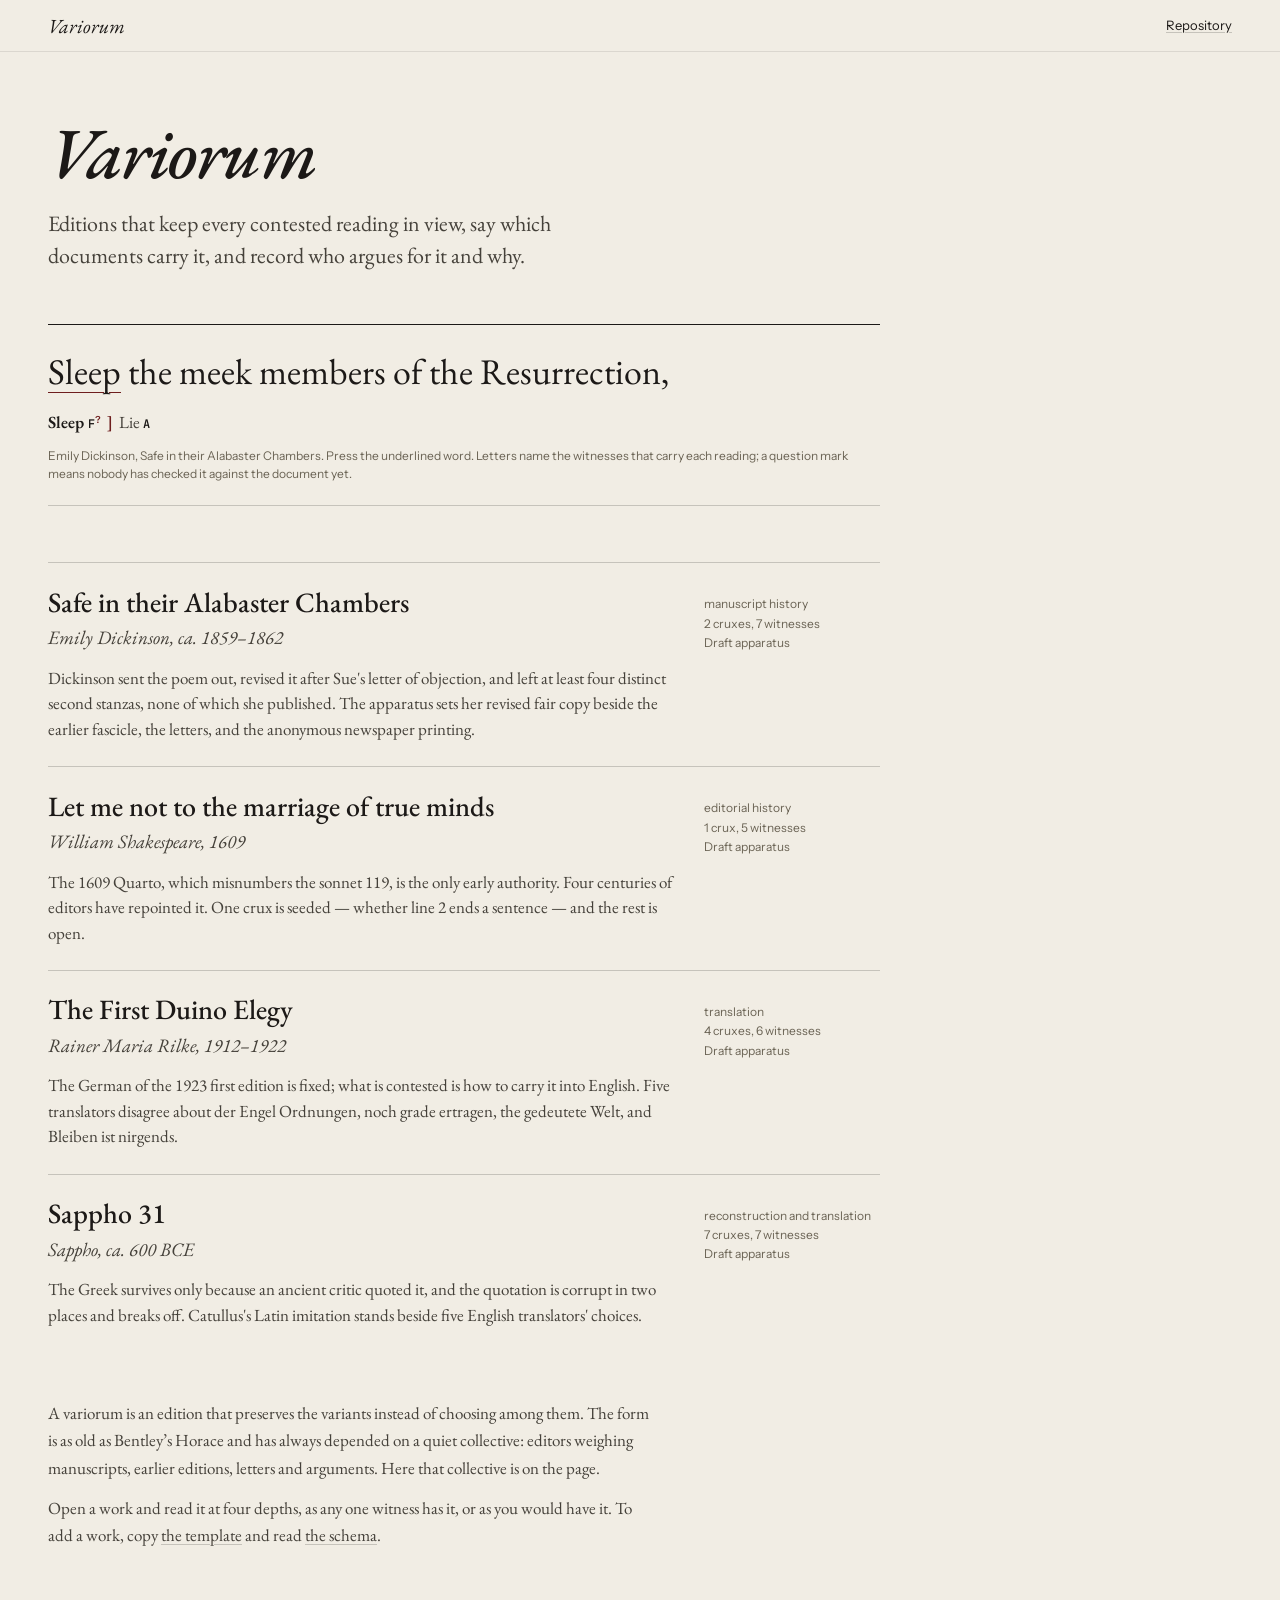
<file: viewer.html>
<!DOCTYPE html>
<html lang="en">
<head>
<meta charset="UTF-8">
<title>Variorum</title>
<!-- Kept so that links to the old address (viewer.html?work=<id>) still open the work. -->
<script>location.replace('index.html#' + (new URLSearchParams(location.search).get('work') || ''));</script>
</head>
<body><p><a href="index.html">Variorum</a></p></body>
</html>
</file>
<file: engine/fonts/fonts.css>
/* Self-hosted so that no reader's address is sent to a font CDN. All three families are under the SIL Open Font License. */
@font-face {
  font-family: 'EB Garamond Variable';
  font-style: normal;
  font-display: swap;
  font-weight: 400 800;
  src: url(./eb-garamond-greek-ext-wght-normal.woff2) format('woff2-variations');
  unicode-range: U+1F00-1FFF;
}
@font-face {
  font-family: 'EB Garamond Variable';
  font-style: normal;
  font-display: swap;
  font-weight: 400 800;
  src: url(./eb-garamond-greek-wght-normal.woff2) format('woff2-variations');
  unicode-range: U+0370-0377,U+037A-037F,U+0384-038A,U+038C,U+038E-03A1,U+03A3-03FF;
}
@font-face {
  font-family: 'EB Garamond Variable';
  font-style: normal;
  font-display: swap;
  font-weight: 400 800;
  src: url(./eb-garamond-latin-ext-wght-normal.woff2) format('woff2-variations');
  unicode-range: U+0100-02BA,U+02BD-02C5,U+02C7-02CC,U+02CE-02D7,U+02DD-02FF,U+0304,U+0308,U+0329,U+1D00-1DBF,U+1E00-1E9F,U+1EF2-1EFF,U+2020,U+20A0-20AB,U+20AD-20C0,U+2113,U+2C60-2C7F,U+A720-A7FF;
}
@font-face {
  font-family: 'EB Garamond Variable';
  font-style: normal;
  font-display: swap;
  font-weight: 400 800;
  src: url(./eb-garamond-latin-wght-normal.woff2) format('woff2-variations');
  unicode-range: U+0000-00FF,U+0131,U+0152-0153,U+02BB-02BC,U+02C6,U+02DA,U+02DC,U+0304,U+0308,U+0329,U+2000-206F,U+20AC,U+2122,U+2191,U+2193,U+2212,U+2215,U+FEFF,U+FFFD;
}
@font-face {
  font-family: 'EB Garamond Variable';
  font-style: italic;
  font-display: swap;
  font-weight: 400 800;
  src: url(./eb-garamond-greek-ext-wght-italic.woff2) format('woff2-variations');
  unicode-range: U+1F00-1FFF;
}
@font-face {
  font-family: 'EB Garamond Variable';
  font-style: italic;
  font-display: swap;
  font-weight: 400 800;
  src: url(./eb-garamond-greek-wght-italic.woff2) format('woff2-variations');
  unicode-range: U+0370-0377,U+037A-037F,U+0384-038A,U+038C,U+038E-03A1,U+03A3-03FF;
}
@font-face {
  font-family: 'EB Garamond Variable';
  font-style: italic;
  font-display: swap;
  font-weight: 400 800;
  src: url(./eb-garamond-latin-ext-wght-italic.woff2) format('woff2-variations');
  unicode-range: U+0100-02BA,U+02BD-02C5,U+02C7-02CC,U+02CE-02D7,U+02DD-02FF,U+0304,U+0308,U+0329,U+1D00-1DBF,U+1E00-1E9F,U+1EF2-1EFF,U+2020,U+20A0-20AB,U+20AD-20C0,U+2113,U+2C60-2C7F,U+A720-A7FF;
}
@font-face {
  font-family: 'EB Garamond Variable';
  font-style: italic;
  font-display: swap;
  font-weight: 400 800;
  src: url(./eb-garamond-latin-wght-italic.woff2) format('woff2-variations');
  unicode-range: U+0000-00FF,U+0131,U+0152-0153,U+02BB-02BC,U+02C6,U+02DA,U+02DC,U+0304,U+0308,U+0329,U+2000-206F,U+20AC,U+2122,U+2191,U+2193,U+2212,U+2215,U+FEFF,U+FFFD;
}
@font-face {
  font-family: 'Instrument Sans Variable';
  font-style: normal;
  font-display: swap;
  font-weight: 400 700;
  src: url(./instrument-sans-latin-ext-wght-normal.woff2) format('woff2-variations');
  unicode-range: U+0100-02BA,U+02BD-02C5,U+02C7-02CC,U+02CE-02D7,U+02DD-02FF,U+0304,U+0308,U+0329,U+1D00-1DBF,U+1E00-1E9F,U+1EF2-1EFF,U+2020,U+20A0-20AB,U+20AD-20C0,U+2113,U+2C60-2C7F,U+A720-A7FF;
}
@font-face {
  font-family: 'Instrument Sans Variable';
  font-style: normal;
  font-display: swap;
  font-weight: 400 700;
  src: url(./instrument-sans-latin-wght-normal.woff2) format('woff2-variations');
  unicode-range: U+0000-00FF,U+0131,U+0152-0153,U+02BB-02BC,U+02C6,U+02DA,U+02DC,U+0304,U+0308,U+0329,U+2000-206F,U+20AC,U+2122,U+2191,U+2193,U+2212,U+2215,U+FEFF,U+FFFD;
}
@font-face {
  font-family: 'JetBrains Mono Variable';
  font-style: normal;
  font-display: swap;
  font-weight: 100 800;
  src: url(./jetbrains-mono-latin-wght-normal.woff2) format('woff2-variations');
  unicode-range: U+0000-00FF,U+0131,U+0152-0153,U+02BB-02BC,U+02C6,U+02DA,U+02DC,U+0304,U+0308,U+0329,U+2000-206F,U+20AC,U+2122,U+2191,U+2193,U+2212,U+2215,U+FEFF,U+FFFD;
}
</file>
<file: engine/viewer.css>
/* Variorum — viewer styles.
   Sachlich: the text does the work, the chrome retreats.
   Garamond for everything that is read, Instrument Sans for everything
   that is operated, JetBrains Mono for sigla and line numbers only. */

:root {
    --paper: #F1EDE4;
    --paper-warm: #EAE4D5;
    --paper-deep: #E0D9C6;
    --ink: #1C1917;
    --ink-mid: #45413A;
    --ink-soft: #6B6455;
    --rule: rgba(28, 25, 23, .20);
    --rule-soft: rgba(28, 25, 23, .10);
    --accent: #6E1E1E;
    --accent-wash: rgba(110, 30, 30, .09);
    --serif: 'EB Garamond Variable', 'EB Garamond', Georgia, serif;
    --sans: 'Instrument Sans Variable', 'Instrument Sans', system-ui, sans-serif;
    --mono: 'JetBrains Mono Variable', 'JetBrains Mono', ui-monospace, Menlo, monospace;
    --bar-h: 3.25rem;
    --side: 25rem;
}

* { box-sizing: border-box; }
html { background: var(--paper); color: var(--ink); -webkit-text-size-adjust: 100%; scroll-padding-top: calc(var(--bar-h) + 1rem); }
body { margin: 0; font-family: var(--serif); font-size: 1.1875rem; line-height: 1.6; -webkit-font-smoothing: antialiased; text-rendering: optimizeLegibility; }
h1, h2, h3, p, ul, ol, dl, dd, blockquote, figure { margin: 0; padding: 0; }
ul, ol { list-style: none; }
button, select, input, textarea { font: inherit; color: inherit; }
a { color: inherit; text-decoration-color: var(--rule); text-underline-offset: .18em; }
a:hover { text-decoration-color: var(--accent); color: var(--accent); }
:focus-visible { outline: 2px solid var(--accent); outline-offset: 2px; border-radius: 1px; }
.sr-only { position: absolute; width: 1px; height: 1px; overflow: hidden; clip-path: inset(50%); white-space: nowrap; }
[hidden] { display: none !important; }

/* ---------- controls: quiet text buttons ---------- */
.btn { background: none; border: 0; padding: .3rem 0; font-family: var(--sans); font-size: .8125rem; font-weight: 500; color: var(--ink-mid); cursor: pointer; border-bottom: 1px solid var(--rule); }
.btn:hover { color: var(--accent); border-bottom-color: var(--accent); }
.btn.solid { background: var(--ink); color: var(--paper); border: 0; padding: .5rem 1rem; }
.btn.solid:hover { background: var(--accent); color: var(--paper); }
.btn.plain { border-bottom-color: transparent; }
.tag { font-family: var(--sans); font-size: .6875rem; font-weight: 500; color: var(--ink-soft); border: 1px solid var(--rule); padding: 0 .4em; border-radius: 2px; white-space: nowrap; vertical-align: .1em; }
.tag.warn { color: var(--accent); border-color: rgba(110, 30, 30, .4); }
.sig { font-family: var(--mono); font-size: .7em; font-weight: 600; letter-spacing: .01em; color: var(--ink); }
.sig sup, .q { font-family: var(--sans); font-size: .8em; font-weight: 600; color: var(--accent); line-height: 0; }
button.sig { background: rgba(28, 25, 23, .07); border: 0; padding: .1em .45em; border-radius: 2px; cursor: pointer; font-size: .6875rem; }
button.sig:hover { background: var(--accent-wash); color: var(--accent); }

/* ---------- top bar ---------- */
.bar { position: sticky; top: 0; z-index: 20; min-height: var(--bar-h); display: flex; flex-wrap: wrap; align-items: center; gap: .25rem 1.5rem; padding: .4rem clamp(1rem, 4vw, 3rem); background: var(--paper); border-bottom: 1px solid var(--rule-soft); font-family: var(--sans); font-size: .8125rem; }
.bar .mark { font-family: var(--serif); font-size: 1.25rem; font-style: italic; text-decoration: none; margin-right: auto; }
.depth { display: flex; gap: 1.1rem; }
.depth button { background: none; border: 0; padding: .35rem 0; cursor: pointer; font-weight: 500; color: var(--ink-soft); border-bottom: 1px solid transparent; }
.depth button:hover { color: var(--ink); }
.depth button[aria-pressed="true"] { color: var(--ink); border-bottom-color: var(--ink); }
.depth kbd { font-family: var(--mono); font-size: .625rem; color: var(--ink-soft); margin-left: .3em; }
.bar label { display: inline-flex; align-items: center; gap: .45rem; color: var(--ink-soft); }
.bar select { font-size: .8125rem; font-weight: 500; background: transparent; border: 0; border-bottom: 1px solid var(--rule); padding: .25rem 1.2rem .25rem 0; max-width: 15rem; cursor: pointer; }
.bar input[type=checkbox] { accent-color: var(--ink); margin: 0; }

/* ---------- page ---------- */
main { padding: clamp(1.75rem, 5vw, 4rem) clamp(1rem, 4vw, 3rem) 6rem; max-width: 96rem; }
.head h1 { font-weight: 500; font-size: clamp(2rem, 4.2vw, 3.1rem); line-height: 1.1; letter-spacing: -.01em; max-width: 22ch; }
.head .byline { font-size: 1.25rem; font-style: italic; color: var(--ink-mid); margin-top: .5rem; }
.status { margin-top: 1.1rem; font-family: var(--sans); font-size: .8125rem; color: var(--ink-mid); max-width: 44rem; line-height: 1.5; }
.status .btn { margin-left: .5rem; }
.text-label { font-family: var(--sans); font-size: .75rem; color: var(--ink-soft); margin-bottom: 1rem; line-height: 1.4; }

/* The texts. Each stanza is a .row, so a parallel source stays level with
   its reading; the margin apparatus is a column laid over the right. */
.texts { position: relative; margin-top: 3rem; }
.row { display: grid; grid-template-columns: minmax(0, 36rem); column-gap: 3rem; align-items: start; }
.row > .src { display: none; }
.texts.parallel .row > .src { display: block; }
.texts > .margin { position: absolute; top: 0; bottom: 0; left: 39.5rem; width: var(--side); }
.stanza { margin-bottom: 1.6rem; }
.line { position: relative; padding-left: 2.25rem; text-indent: -1rem; margin-left: 1rem; }
.line.indent { padding-left: 4.25rem; }
.line .ln { position: absolute; left: -1rem; top: .42em; width: 1.6rem; text-indent: 0; text-align: right; font-family: var(--mono); font-size: .625rem; color: var(--ink-soft); user-select: none; line-height: 1.6; }
.rd { font-size: 1.25rem; line-height: 1.7; }
.src { font-size: 1.125rem; line-height: 1.7; color: var(--ink-mid); }
.texts.parallel .src.stanza .line { line-height: 1.89; } /* same line box as the reading beside it */
.src .line { padding-left: 1rem; }
.src .line.indent { padding-left: 3rem; }
.row > .text-label { font-size: .75rem; line-height: 1.4; color: var(--ink-soft); }

/* A crux in the running text: a thin oxblood underline, nothing more. */
.crux, .lemma { cursor: pointer; text-decoration: underline; text-decoration-color: var(--accent); text-decoration-thickness: 1px; text-underline-offset: .22em; border-radius: 2px; -webkit-box-decoration-break: clone; box-decoration-break: clone; }
.lemma { text-decoration-style: dotted; text-decoration-thickness: 1.5px; color: var(--ink); }
.crux.altered { color: var(--accent); }
.crux.silent { text-decoration-style: dashed; color: var(--ink-soft); }
.crux.local { text-decoration-style: double; }
.crux.hot, .lemma.hot, .crux:hover, .lemma:hover, .note.hot, .stanza.is-crux.hot { background: var(--accent-wash); }
.stanza.is-crux { border-left: 1px solid var(--accent); margin-left: -1rem; padding-left: calc(1rem - 1px); }
.stanza-ctl { display: flex; flex-wrap: wrap; align-items: baseline; gap: .25rem .9rem; margin: .7rem 0 0 2.25rem; font-family: var(--sans); font-size: .8125rem; color: var(--ink-soft); text-indent: 0; }
.stanza-ctl .which { color: var(--ink); font-weight: 500; }

/* ---------- margin apparatus ---------- */
.margin .note { position: absolute; left: 0; right: 0; }
.note, .app-list .note { display: block; width: 100%; text-align: left; background: none; border: 0; border-top: 1px solid var(--rule); padding: .3rem .25rem .35rem 0; cursor: pointer; font-family: var(--serif); font-size: .9375rem; line-height: 1.42; color: var(--ink-mid); }
.note .where { font-family: var(--sans); font-size: .6875rem; color: var(--ink-soft); display: block; margin-bottom: .05rem; }
.note .lem { font-style: italic; color: var(--ink); }
.note .bracket { color: var(--accent); font-weight: 600; padding: 0 .35em; }
.note .rdg.shown { color: var(--ink); font-weight: 600; }
.note .sep { color: var(--ink-soft); padding: 0 .3em; }
.note .count { font-family: var(--sans); font-size: .6875rem; color: var(--accent); margin-left: .25em; white-space: nowrap; }
.note .sig { margin-left: .3em; }
.app-list { display: none; margin: -.6rem 0 1.8rem 2.25rem; }
.app-list .note { position: static; }
.depth-2 .margin, .depth-2 .app-list, .depth-1 .margin { visibility: hidden; }
.depth-2 .app-list { display: none !important; }
.margin-key { font-family: var(--sans); font-size: .6875rem; color: var(--ink-soft); line-height: 1.5; position: absolute; left: 0; right: 0; bottom: 100%; padding-bottom: .5rem; }

/* ---------- depth 1: the source alone ---------- */
.source-only { margin-top: 3rem; display: grid; grid-template-columns: minmax(0, 30rem) minmax(0, 32rem); gap: 3.5rem; align-items: start; }
.source-only figure img { display: block; width: 100%; height: auto; border: 1px solid var(--rule); }
.source-only figcaption { font-family: var(--sans); font-size: .75rem; color: var(--ink-soft); margin-top: .5rem; line-height: 1.45; }
.source-only .src { font-size: 1.25rem; color: var(--ink); }
.source-only.no-image { grid-template-columns: minmax(0, 38rem); }

/* ---------- sections below the text ---------- */
.below { margin-top: 4.5rem; max-width: 46rem; }
.below > h2 { font-weight: 500; font-size: 1.75rem; line-height: 1.2; margin-bottom: .35rem; }
.below > .lede { font-family: var(--sans); font-size: .8125rem; color: var(--ink-soft); margin-bottom: 1.5rem; line-height: 1.5; }
.wit { display: grid; grid-template-columns: 3rem minmax(0, 1fr); gap: 0 1rem; padding: 1.1rem 0 1.2rem; border-top: 1px solid var(--rule); }
.wit > .sig { font-size: .875rem; padding-top: .3rem; }
.wit h3, .pos h3 { font-weight: 500; font-size: 1.1875rem; line-height: 1.3; }
.meta { font-family: var(--sans); font-size: .75rem; color: var(--ink-soft); line-height: 1.5; margin-top: .15rem; }
.wit p, .pos p, .panel p { font-size: 1rem; line-height: 1.55; color: var(--ink-mid); margin-top: .55rem; }
blockquote.quote { font-size: 1rem; line-height: 1.55; font-style: italic; white-space: pre-line; border-left: 1px solid var(--rule); padding-left: .9rem; margin-top: .6rem; color: var(--ink); }
.crux-block { border-top: 1px solid var(--ink); padding: 1rem 0 1.5rem; }
.crux-block > header .where { font-family: var(--sans); font-size: .75rem; color: var(--ink-soft); }
.crux-block > header h3 { font-weight: 500; font-size: 1.375rem; line-height: 1.3; }
.crux-block > header h3 i { font-style: italic; }
.pos { padding: .9rem 0 1rem; border-top: 1px solid var(--rule-soft); }
.pos:first-of-type { border-top: 0; }
.pos .rtext { font-size: 1.1875rem; line-height: 1.5; color: var(--ink); white-space: pre-line; }
.pos.shown .rtext { font-weight: 600; }
.pos .choose { display: flex; gap: .6rem; align-items: baseline; cursor: pointer; }
.pos .choose input { accent-color: var(--accent); margin: 0; flex: none; translate: 0 -.1em; }
.pos .attest { font-family: var(--sans); font-size: .75rem; color: var(--ink-soft); margin-top: .4rem; display: flex; flex-wrap: wrap; gap: .3rem .45rem; align-items: center; }
.pos .ed-note { border-left: 1px solid var(--rule); padding-left: .8rem; }
.pos .ed-note b { font-family: var(--sans); font-size: .6875rem; font-weight: 600; color: var(--ink-soft); display: block; }
.voice { margin-top: .8rem; padding-left: .8rem; border-left: 2px solid var(--accent); }
.voice.illustrative { border-left: 2px dotted var(--ink-soft); }
.voice .who { font-family: var(--sans); font-size: .8125rem; font-weight: 600; display: flex; flex-wrap: wrap; gap: .25rem .5rem; align-items: baseline; }
.voice .who .date, .voice .cite { font-weight: 400; color: var(--ink-soft); font-size: .75rem; font-family: var(--sans); }
.voice p { margin-top: .2rem; font-style: italic; }
.acts { display: flex; flex-wrap: wrap; gap: .4rem 1.25rem; margin-top: .8rem; }

/* ---------- side panel ---------- */
.panel { position: fixed; z-index: 30; top: 0; right: 0; bottom: 0; width: min(29rem, 100vw); background: var(--paper-warm); border-left: 1px solid var(--rule); box-shadow: -12px 0 40px rgba(28, 25, 23, .10); overflow-y: auto; overscroll-behavior: contain; padding: 1.25rem 1.5rem 3rem; }
.panel-top { display: flex; justify-content: space-between; align-items: baseline; gap: 1rem; margin-bottom: 1rem; }
.panel h2 { font-weight: 500; font-size: 1.5rem; line-height: 1.25; }
.panel h2 i { font-style: italic; }
.panel h2:focus { outline: none; }
.att-note { flex-basis: 100%; font-size: .6875rem; line-height: 1.45; }
.panel .where { font-family: var(--sans); font-size: .75rem; color: var(--ink-soft); }
.panel .crux-block { border-top: 0; padding-top: 0; }
.panel h3.sub { font-family: var(--sans); font-size: .8125rem; font-weight: 600; margin-top: 1.5rem; }
.panel dl { font-family: var(--sans); font-size: .8125rem; line-height: 1.5; margin-top: .75rem; display: grid; grid-template-columns: auto 1fr; gap: .2rem .9rem; }
.panel dt { color: var(--ink-soft); }
form.f { margin-top: .9rem; padding: .9rem 1rem 1rem; background: var(--paper); border: 1px solid var(--rule); display: grid; gap: .7rem; }
form.f label { display: grid; gap: .25rem; font-family: var(--sans); font-size: .75rem; color: var(--ink-mid); }
form.f input[type=text], form.f textarea, form.f select, .export { width: 100%; background: transparent; border: 1px solid var(--rule); border-radius: 0; padding: .45rem .55rem; font-family: var(--serif); font-size: 1rem; line-height: 1.45; color: var(--ink); }
form.f textarea { min-height: 5.5rem; resize: vertical; }
form.f .err { font-family: var(--sans); font-size: .8125rem; color: var(--accent); }
form.f .hint { font-family: var(--sans); font-size: .75rem; color: var(--ink-soft); line-height: 1.45; }
.export { font-family: var(--mono); font-size: .6875rem; min-height: 11rem; margin-top: .75rem; background: var(--paper); }
.float-propose { position: absolute; z-index: 15; background: var(--ink); color: var(--paper); border: 0; padding: .35rem .7rem; font-family: var(--sans); font-size: .75rem; font-weight: 500; cursor: pointer; box-shadow: 0 4px 14px rgba(28, 25, 23, .25); }
.float-propose:hover { background: var(--accent); }

/* ---------- landing ---------- */
.landing { max-width: 52rem; }
.landing h1 { font-weight: 500; font-size: clamp(2.6rem, 7vw, 4.5rem); line-height: 1; letter-spacing: -.02em; font-style: italic; }
.landing .say { font-size: 1.375rem; line-height: 1.45; margin-top: 1.25rem; max-width: 36rem; color: var(--ink-mid); }
.demo { margin: 3.25rem 0 0; padding: 1.5rem 0 1.4rem; border-top: 1px solid var(--ink); border-bottom: 1px solid var(--rule); }
.demo .verse { font-size: clamp(1.5rem, 3.6vw, 2.25rem); line-height: 1.3; }
.demo .note { cursor: default; border-top: 0; margin-top: .9rem; font-size: 1.0625rem; padding: 0; }
.demo .cap { font-family: var(--sans); font-size: .75rem; color: var(--ink-soft); margin-top: .8rem; line-height: 1.5; }
.works { margin-top: 3.5rem; }
.works li { border-top: 1px solid var(--rule); }
.works a { display: grid; grid-template-columns: minmax(0, 1fr) 11rem; gap: .25rem 2rem; padding: 1.4rem 0 1.5rem; text-decoration: none; color: inherit; }
.works a:hover h2 { color: var(--accent); }
.works h2 { font-weight: 500; font-size: 1.75rem; line-height: 1.2; }
.works .by { font-style: italic; color: var(--ink-mid); }
.works p { font-size: 1.0625rem; line-height: 1.5; color: var(--ink-mid); margin-top: .5rem; grid-column: 1; }
.works .facts { font-family: var(--sans); font-size: .75rem; color: var(--ink-soft); line-height: 1.6; grid-column: 2; grid-row: 1 / span 3; padding-top: .55rem; }
.landing .more { margin-top: 3rem; font-size: 1.0625rem; color: var(--ink-mid); max-width: 38rem; }
.landing .more p + p { margin-top: .8rem; }
.fail { max-width: 40rem; }
.fail h1 { font-weight: 500; font-size: 1.75rem; }
.fail ul { margin-top: 1rem; font-family: var(--mono); font-size: .75rem; line-height: 1.7; color: var(--ink-mid); }
.fail li { padding-left: 1em; text-indent: -1em; }
.fail p { margin-top: 1rem; color: var(--ink-mid); }

/* ---------- widths ---------- */
/* Room for source, reading and margin side by side. */
@media (min-width: 100rem) {
    .texts.parallel .row { grid-template-columns: minmax(0, 28rem) minmax(0, 34rem); }
    .texts.parallel > .margin { left: 68rem; width: 22rem; }
}
/* Between: parallel moves the apparatus under each stanza instead of dropping the source. */
@media (min-width: 62rem) and (max-width: 99.99rem) {
    .texts.parallel { max-width: 76rem; }
    .texts.parallel .row { grid-template-columns: minmax(0, 1fr) minmax(0, 1.15fr); }
    .texts.parallel > .margin { display: none; }
    .texts.parallel .row > .app-list { display: block; grid-column: 2; }
}
/* Narrow: one column. A parallel source sits above each reading stanza. */
@media (max-width: 61.99rem) {
    .row, .texts.parallel .row { grid-template-columns: minmax(0, 1fr); }
    .texts > .margin { display: none; }
    .row > .app-list { display: block; }
    .texts.parallel .row > .src.stanza { margin-bottom: .5rem; font-size: 1.0625rem; }
    .source-only { grid-template-columns: minmax(0, 1fr); gap: 2rem; }
    .line { padding-left: 1.75rem; }
    .line.indent { padding-left: 3rem; }
    .rd { font-size: 1.1875rem; }
    .works a { grid-template-columns: minmax(0, 1fr); }
    .works .facts { grid-column: 1; grid-row: auto; padding-top: .4rem; }
    .panel { top: auto; left: 0; width: 100%; max-height: 78vh; border-left: 0; border-top: 1px solid var(--rule); box-shadow: 0 -12px 40px rgba(28, 25, 23, .14); border-radius: .75rem .75rem 0 0; }
    body.panel-open main { padding-bottom: 80vh; }
    .depth kbd { display: none; }
    .bar { gap: .15rem 1rem; }
    .bar .mark { width: 100%; }
}
@media (prefers-reduced-motion: no-preference) {
    .panel { animation: slide .18s ease-out; }
    @keyframes slide { from { opacity: 0; transform: translateX(12px); } }
}
@media print {
    .bar, .panel, .acts, .stanza-ctl, .status .btn, .float-propose { display: none !important; }
    main { padding: 0; }
}
/* Too narrow for a margin column beside a single text: apparatus goes under each stanza. */
@media (max-width: 71.99rem) {
    .texts:not(.parallel) > .margin { display: none; }
    .texts:not(.parallel) .row > .app-list { display: block; }
}
</file>
